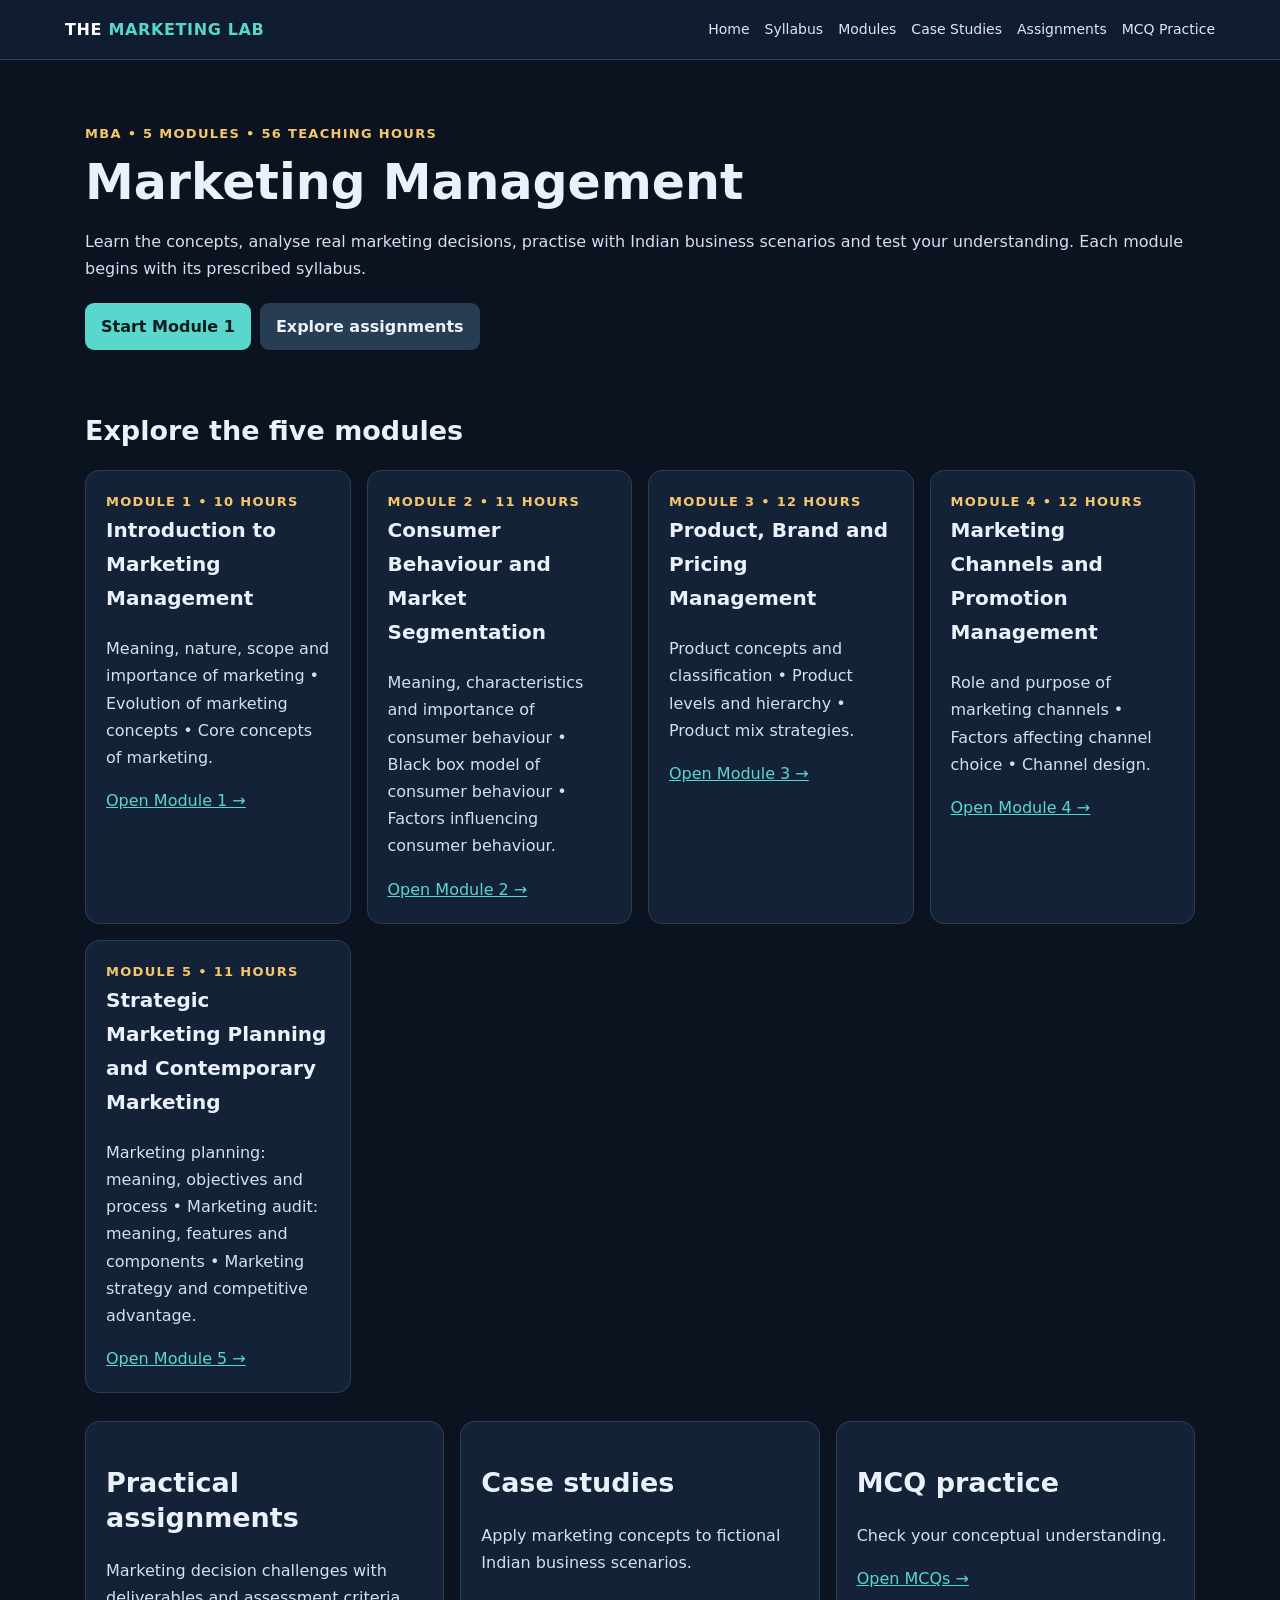
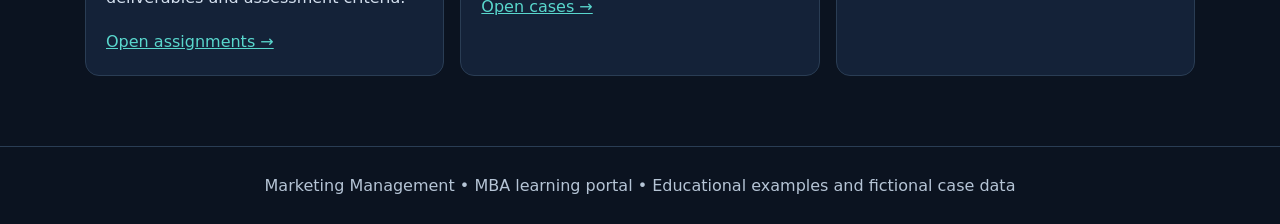
<file: index.html>
<!doctype html><html lang="en"><head><meta charset="utf-8"><meta name="viewport" content="width=device-width,initial-scale=1"><meta name="description" content="VTU MBA Marketing Management learning portal"><title>Marketing Management | Marketing Lab</title><link rel="stylesheet" href="assets/style.css"></head><body><header class="top"><a class="brand" href="index.html">THE <span>MARKETING LAB</span></a><nav class="nav"><a href="index.html">Home</a><a href="syllabus.html">Syllabus</a><a href="modules/module-1.html">Modules</a><a href="cases.html">Case Studies</a><a href="assignments.html">Assignments</a><a href="quizzes.html">MCQ Practice</a></nav></header><main class="wrap"><section class="hero"><div class="eyebrow">MBA • 5 modules • 56 teaching hours</div><h1>Marketing Management</h1><p>Learn the concepts, analyse real marketing decisions, practise with Indian business scenarios and test your understanding. Each module begins with its prescribed syllabus.</p><a class="btn" href="modules/module-1.html">Start Module 1</a><a class="btn secondary" href="assignments.html">Explore assignments</a></section><section><h2>Explore the five modules</h2><div class="grid"><article class="card"><div class="eyebrow">Module 1 • 10 hours</div><h3>Introduction to Marketing Management</h3><p>Meaning, nature, scope and importance of marketing • Evolution of marketing concepts • Core concepts of marketing.</p><a href="modules/module-1.html">Open Module 1 →</a></article><article class="card"><div class="eyebrow">Module 2 • 11 hours</div><h3>Consumer Behaviour and Market Segmentation</h3><p>Meaning, characteristics and importance of consumer behaviour • Black box model of consumer behaviour • Factors influencing consumer behaviour.</p><a href="modules/module-2.html">Open Module 2 →</a></article><article class="card"><div class="eyebrow">Module 3 • 12 hours</div><h3>Product, Brand and Pricing Management</h3><p>Product concepts and classification • Product levels and hierarchy • Product mix strategies.</p><a href="modules/module-3.html">Open Module 3 →</a></article><article class="card"><div class="eyebrow">Module 4 • 12 hours</div><h3>Marketing Channels and Promotion Management</h3><p>Role and purpose of marketing channels • Factors affecting channel choice • Channel design.</p><a href="modules/module-4.html">Open Module 4 →</a></article><article class="card"><div class="eyebrow">Module 5 • 11 hours</div><h3>Strategic Marketing Planning and Contemporary Marketing</h3><p>Marketing planning: meaning, objectives and process • Marketing audit: meaning, features and components • Marketing strategy and competitive advantage.</p><a href="modules/module-5.html">Open Module 5 →</a></article></div></section><section style="margin-top:28px" class="grid"><article class="card"><h2>Practical assignments</h2><p>Marketing decision challenges with deliverables and assessment criteria.</p><a href="assignments.html">Open assignments →</a></article><article class="card"><h2>Case studies</h2><p>Apply marketing concepts to fictional Indian business scenarios.</p><a href="cases.html">Open cases →</a></article><article class="card"><h2>MCQ practice</h2><p>Check your conceptual understanding.</p><a href="quizzes.html">Open MCQs →</a></article></section></main><footer>Marketing Management • MBA learning portal • Educational examples and fictional case data</footer></body></html>
</file>
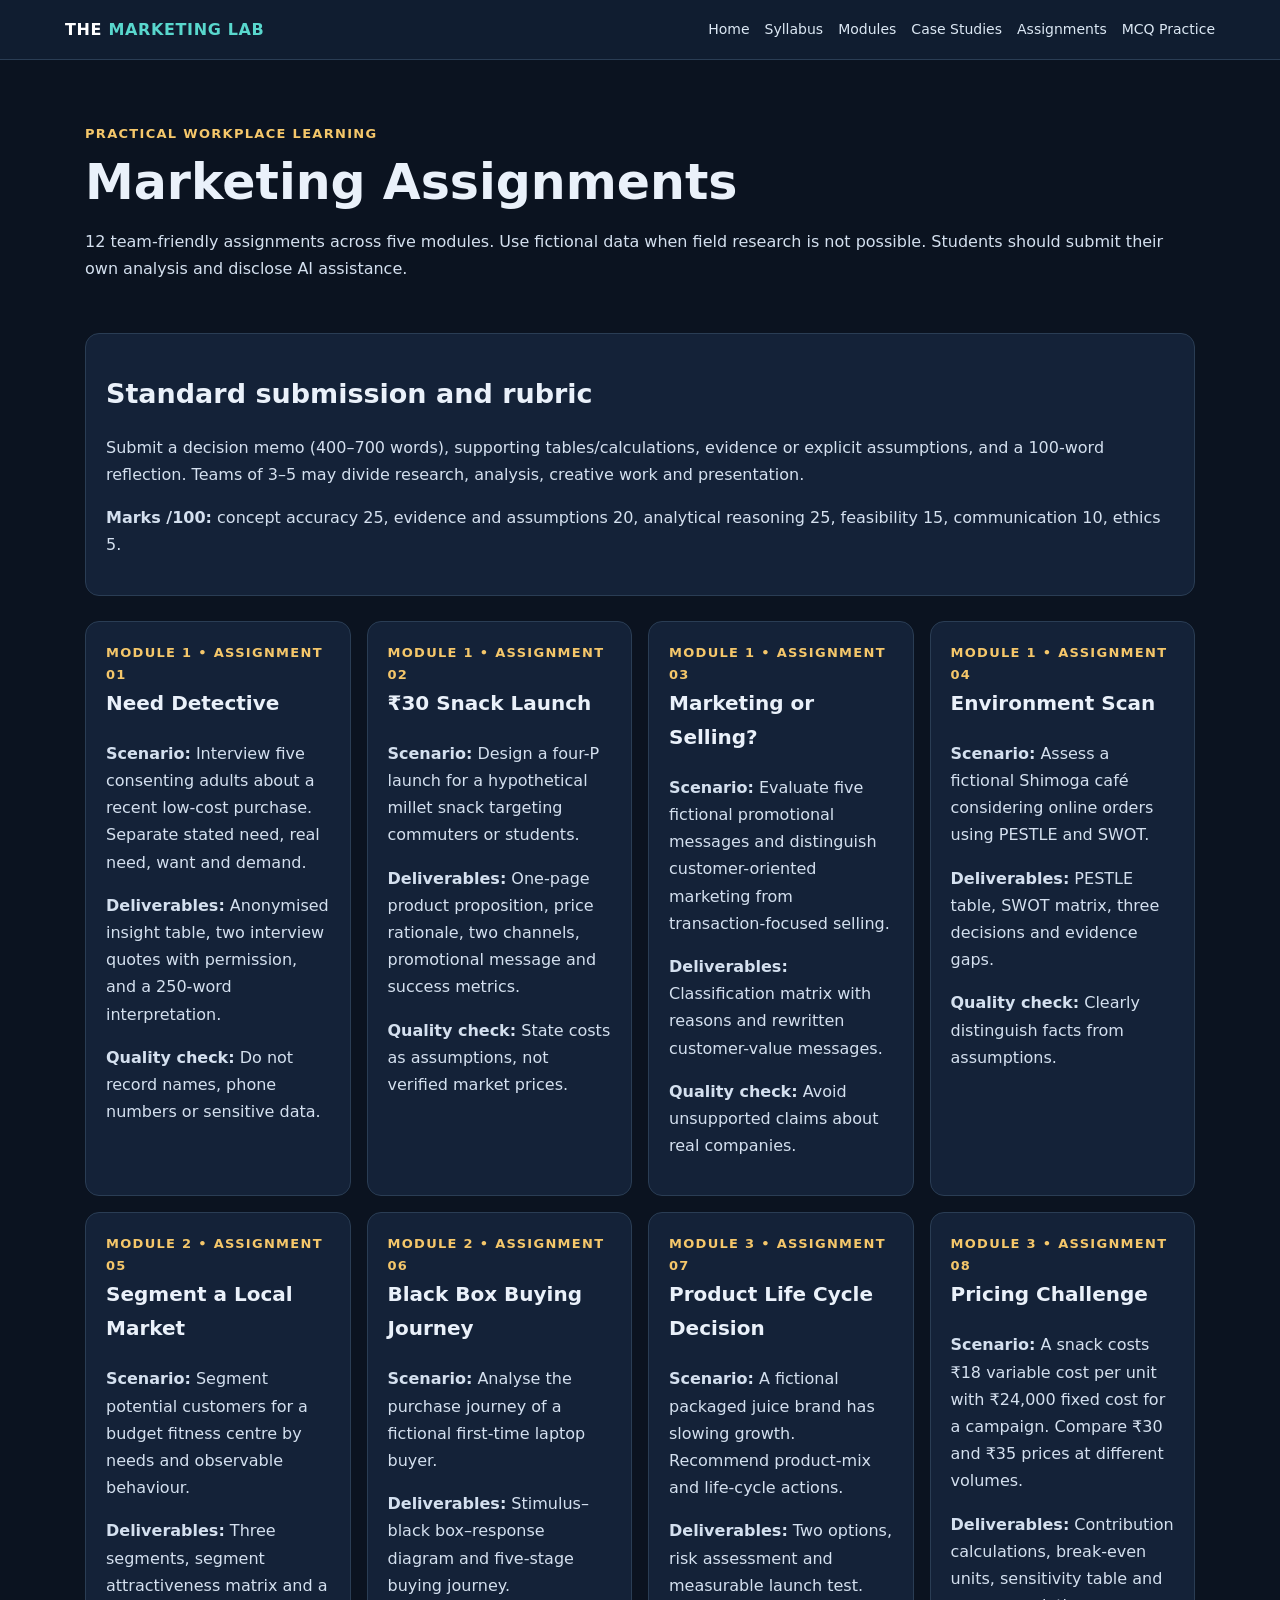
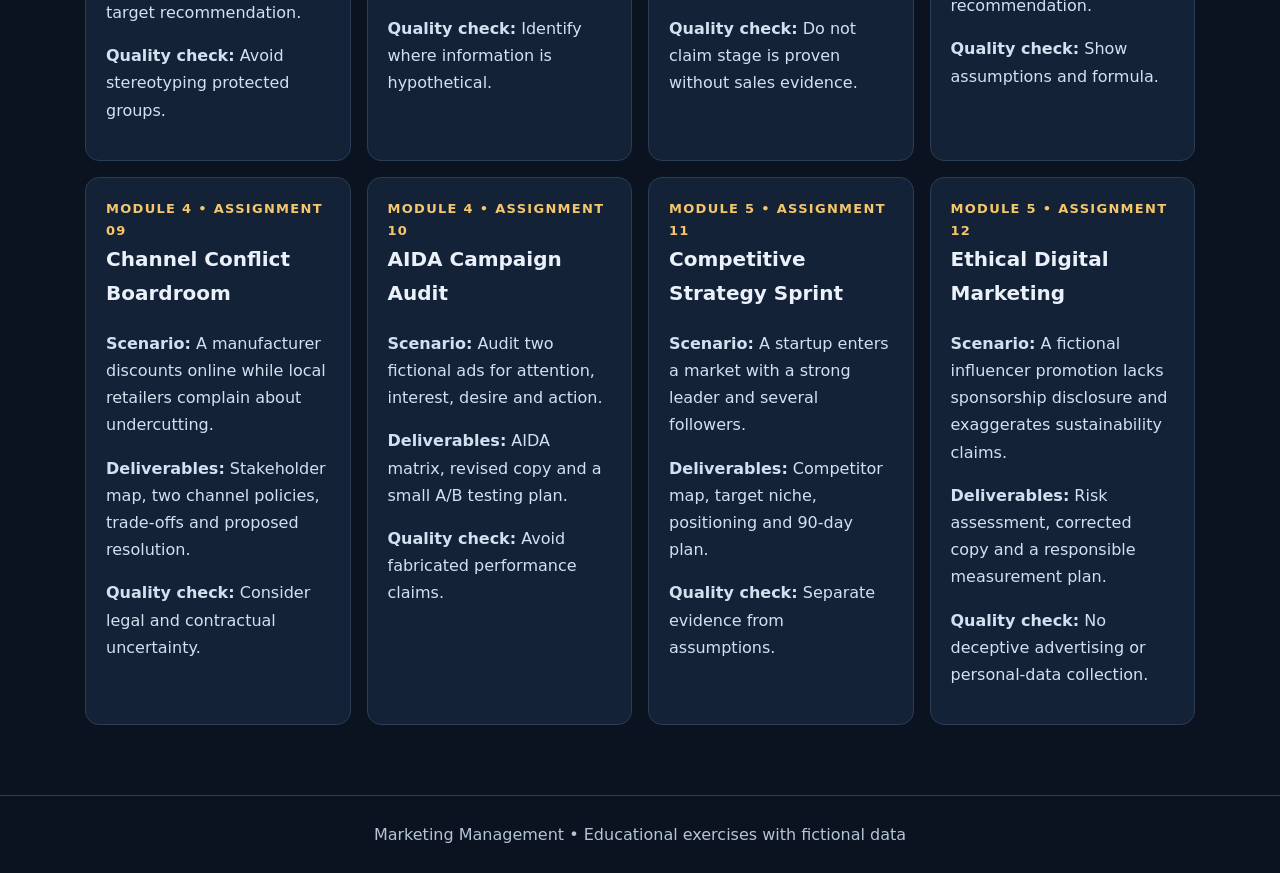
<file: assignments.html>
<!doctype html><html lang="en"><head><meta charset="utf-8"><meta name="viewport" content="width=device-width,initial-scale=1"><title>Practical assignments | Marketing Lab</title><link rel="stylesheet" href="assets/style.css"></head><body><header class="top"><a class="brand" href="index.html">THE <span>MARKETING LAB</span></a><nav class="nav"><a href="index.html">Home</a><a href="syllabus.html">Syllabus</a><a href="modules/module-1.html">Modules</a><a href="cases.html">Case Studies</a><a href="assignments.html">Assignments</a><a href="quizzes.html">MCQ Practice</a></nav></header><main class="wrap"><section class="hero"><div class="eyebrow">Practical workplace learning</div><h1>Marketing Assignments</h1><p>12 team-friendly assignments across five modules. Use fictional data when field research is not possible. Students should submit their own analysis and disclose AI assistance.</p></section><section class="notice"><h2>Standard submission and rubric</h2><p>Submit a decision memo (400–700 words), supporting tables/calculations, evidence or explicit assumptions, and a 100-word reflection. Teams of 3–5 may divide research, analysis, creative work and presentation.</p><p><b>Marks /100:</b> concept accuracy 25, evidence and assumptions 20, analytical reasoning 25, feasibility 15, communication 10, ethics 5.</p></section><div class="grid" style="margin-top:25px"><article class="card" id="a1"><div class="eyebrow">Module 1 • Assignment 01</div><h3>Need Detective</h3><p><b>Scenario:</b> Interview five consenting adults about a recent low-cost purchase. Separate stated need, real need, want and demand.</p><p><b>Deliverables:</b> Anonymised insight table, two interview quotes with permission, and a 250-word interpretation.</p><p><b>Quality check:</b> Do not record names, phone numbers or sensitive data.</p></article><article class="card" id="a2"><div class="eyebrow">Module 1 • Assignment 02</div><h3>₹30 Snack Launch</h3><p><b>Scenario:</b> Design a four-P launch for a hypothetical millet snack targeting commuters or students.</p><p><b>Deliverables:</b> One-page product proposition, price rationale, two channels, promotional message and success metrics.</p><p><b>Quality check:</b> State costs as assumptions, not verified market prices.</p></article><article class="card" id="a3"><div class="eyebrow">Module 1 • Assignment 03</div><h3>Marketing or Selling?</h3><p><b>Scenario:</b> Evaluate five fictional promotional messages and distinguish customer-oriented marketing from transaction-focused selling.</p><p><b>Deliverables:</b> Classification matrix with reasons and rewritten customer-value messages.</p><p><b>Quality check:</b> Avoid unsupported claims about real companies.</p></article><article class="card" id="a4"><div class="eyebrow">Module 1 • Assignment 04</div><h3>Environment Scan</h3><p><b>Scenario:</b> Assess a fictional Shimoga café considering online orders using PESTLE and SWOT.</p><p><b>Deliverables:</b> PESTLE table, SWOT matrix, three decisions and evidence gaps.</p><p><b>Quality check:</b> Clearly distinguish facts from assumptions.</p></article><article class="card" id="a5"><div class="eyebrow">Module 2 • Assignment 05</div><h3>Segment a Local Market</h3><p><b>Scenario:</b> Segment potential customers for a budget fitness centre by needs and observable behaviour.</p><p><b>Deliverables:</b> Three segments, segment attractiveness matrix and a target recommendation.</p><p><b>Quality check:</b> Avoid stereotyping protected groups.</p></article><article class="card" id="a6"><div class="eyebrow">Module 2 • Assignment 06</div><h3>Black Box Buying Journey</h3><p><b>Scenario:</b> Analyse the purchase journey of a fictional first-time laptop buyer.</p><p><b>Deliverables:</b> Stimulus–black box–response diagram and five-stage buying journey.</p><p><b>Quality check:</b> Identify where information is hypothetical.</p></article><article class="card" id="a7"><div class="eyebrow">Module 3 • Assignment 07</div><h3>Product Life Cycle Decision</h3><p><b>Scenario:</b> A fictional packaged juice brand has slowing growth. Recommend product-mix and life-cycle actions.</p><p><b>Deliverables:</b> Two options, risk assessment and measurable launch test.</p><p><b>Quality check:</b> Do not claim stage is proven without sales evidence.</p></article><article class="card" id="a8"><div class="eyebrow">Module 3 • Assignment 08</div><h3>Pricing Challenge</h3><p><b>Scenario:</b> A snack costs ₹18 variable cost per unit with ₹24,000 fixed cost for a campaign. Compare ₹30 and ₹35 prices at different volumes.</p><p><b>Deliverables:</b> Contribution calculations, break-even units, sensitivity table and recommendation.</p><p><b>Quality check:</b> Show assumptions and formula.</p></article><article class="card" id="a9"><div class="eyebrow">Module 4 • Assignment 09</div><h3>Channel Conflict Boardroom</h3><p><b>Scenario:</b> A manufacturer discounts online while local retailers complain about undercutting.</p><p><b>Deliverables:</b> Stakeholder map, two channel policies, trade-offs and proposed resolution.</p><p><b>Quality check:</b> Consider legal and contractual uncertainty.</p></article><article class="card" id="a10"><div class="eyebrow">Module 4 • Assignment 10</div><h3>AIDA Campaign Audit</h3><p><b>Scenario:</b> Audit two fictional ads for attention, interest, desire and action.</p><p><b>Deliverables:</b> AIDA matrix, revised copy and a small A/B testing plan.</p><p><b>Quality check:</b> Avoid fabricated performance claims.</p></article><article class="card" id="a11"><div class="eyebrow">Module 5 • Assignment 11</div><h3>Competitive Strategy Sprint</h3><p><b>Scenario:</b> A startup enters a market with a strong leader and several followers.</p><p><b>Deliverables:</b> Competitor map, target niche, positioning and 90-day plan.</p><p><b>Quality check:</b> Separate evidence from assumptions.</p></article><article class="card" id="a12"><div class="eyebrow">Module 5 • Assignment 12</div><h3>Ethical Digital Marketing</h3><p><b>Scenario:</b> A fictional influencer promotion lacks sponsorship disclosure and exaggerates sustainability claims.</p><p><b>Deliverables:</b> Risk assessment, corrected copy and a responsible measurement plan.</p><p><b>Quality check:</b> No deceptive advertising or personal-data collection.</p></article></div></main><footer>Marketing Management • Educational exercises with fictional data</footer></body></html>
</file>
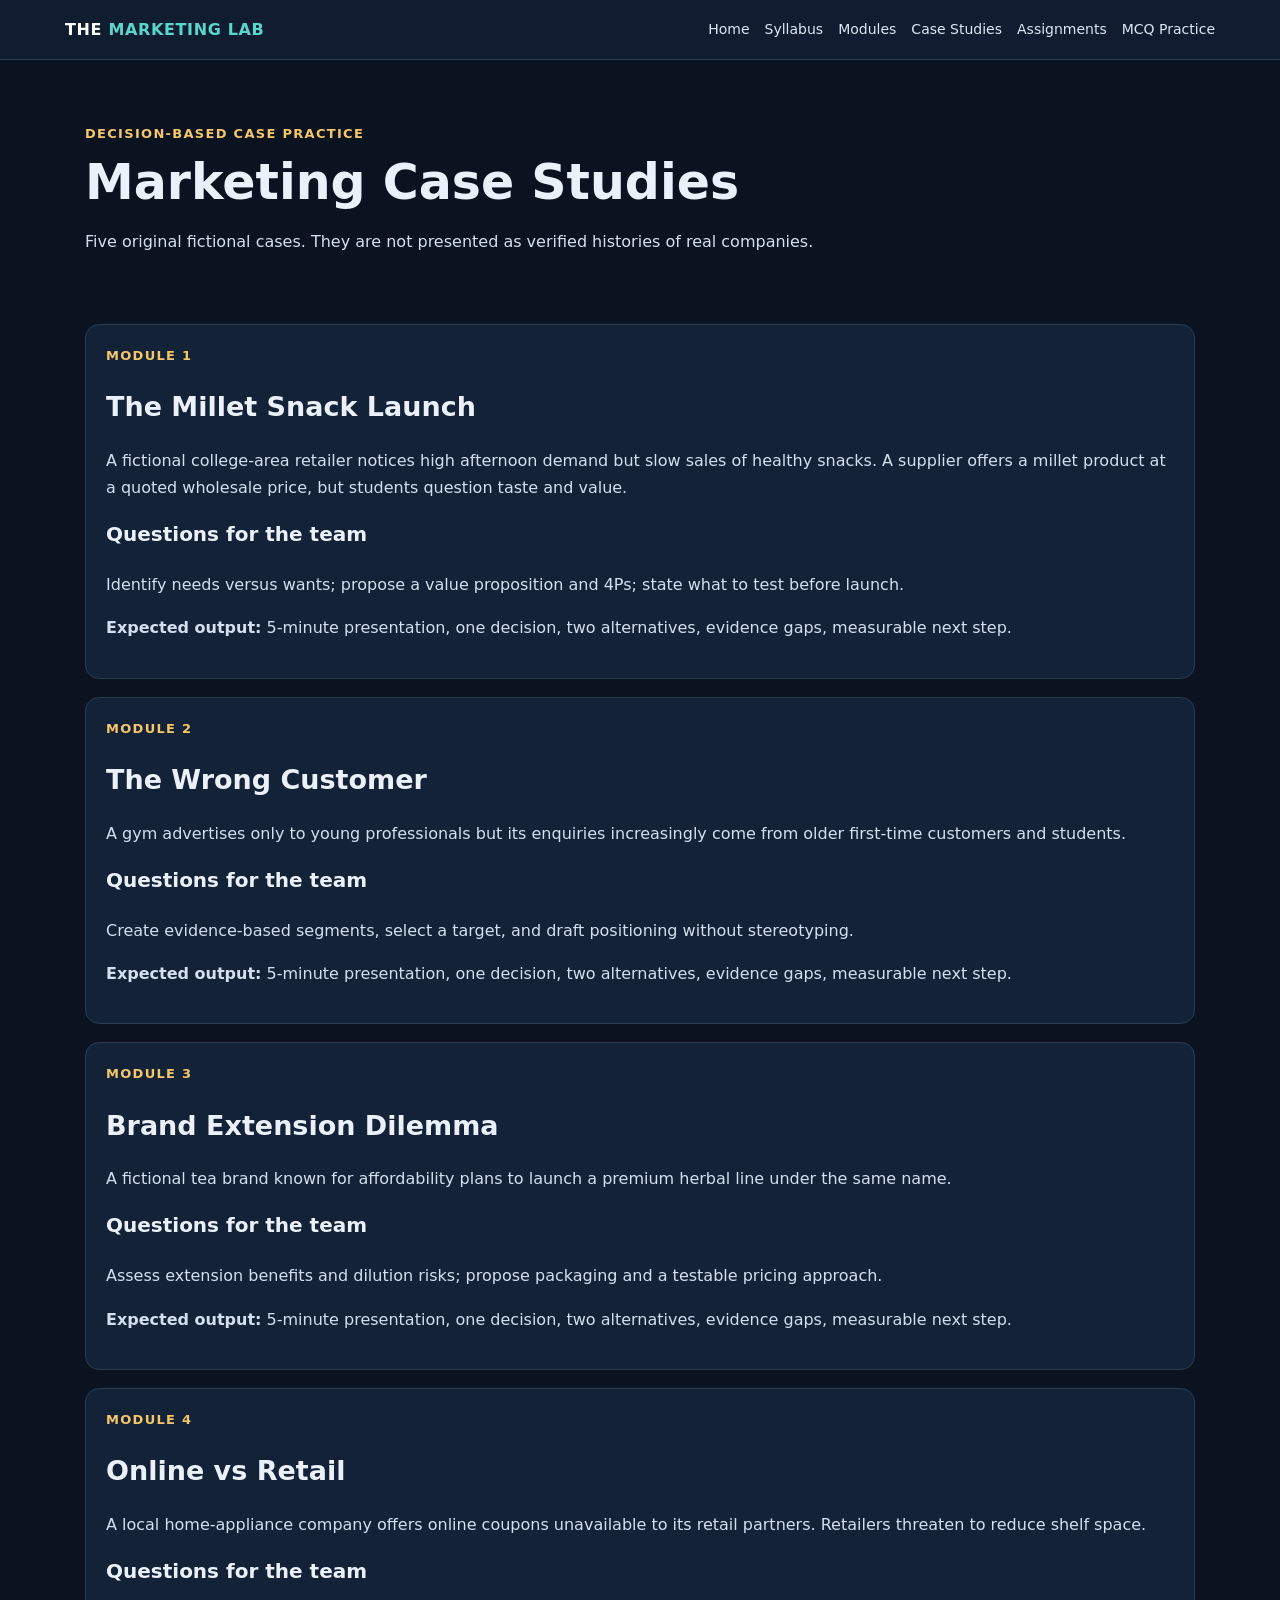
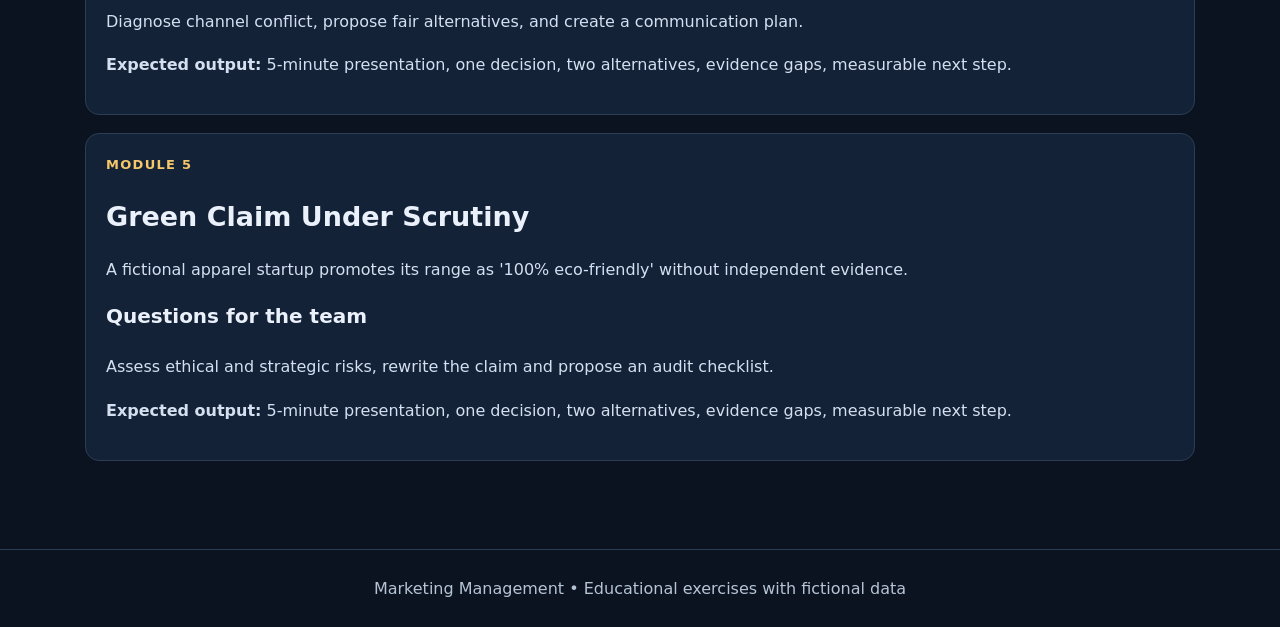
<file: cases.html>
<!doctype html><html lang="en"><head><meta charset="utf-8"><meta name="viewport" content="width=device-width,initial-scale=1"><title>Case studies | Marketing Lab</title><link rel="stylesheet" href="assets/style.css"></head><body><header class="top"><a class="brand" href="index.html">THE <span>MARKETING LAB</span></a><nav class="nav"><a href="index.html">Home</a><a href="syllabus.html">Syllabus</a><a href="modules/module-1.html">Modules</a><a href="cases.html">Case Studies</a><a href="assignments.html">Assignments</a><a href="quizzes.html">MCQ Practice</a></nav></header><main class="wrap"><section class="hero"><div class="eyebrow">Decision-based case practice</div><h1>Marketing Case Studies</h1><p>Five original fictional cases. They are not presented as verified histories of real companies.</p></section><section class="card" style="margin:18px 0" id="case-1"><div class="eyebrow">Module 1</div><h2>The Millet Snack Launch</h2><p>A fictional college-area retailer notices high afternoon demand but slow sales of healthy snacks. A supplier offers a millet product at a quoted wholesale price, but students question taste and value.</p><h3>Questions for the team</h3><p>Identify needs versus wants; propose a value proposition and 4Ps; state what to test before launch.</p><p><b>Expected output:</b> 5-minute presentation, one decision, two alternatives, evidence gaps, measurable next step.</p></section><section class="card" style="margin:18px 0" id="case-2"><div class="eyebrow">Module 2</div><h2>The Wrong Customer</h2><p>A gym advertises only to young professionals but its enquiries increasingly come from older first-time customers and students.</p><h3>Questions for the team</h3><p>Create evidence-based segments, select a target, and draft positioning without stereotyping.</p><p><b>Expected output:</b> 5-minute presentation, one decision, two alternatives, evidence gaps, measurable next step.</p></section><section class="card" style="margin:18px 0" id="case-3"><div class="eyebrow">Module 3</div><h2>Brand Extension Dilemma</h2><p>A fictional tea brand known for affordability plans to launch a premium herbal line under the same name.</p><h3>Questions for the team</h3><p>Assess extension benefits and dilution risks; propose packaging and a testable pricing approach.</p><p><b>Expected output:</b> 5-minute presentation, one decision, two alternatives, evidence gaps, measurable next step.</p></section><section class="card" style="margin:18px 0" id="case-4"><div class="eyebrow">Module 4</div><h2>Online vs Retail</h2><p>A local home-appliance company offers online coupons unavailable to its retail partners. Retailers threaten to reduce shelf space.</p><h3>Questions for the team</h3><p>Diagnose channel conflict, propose fair alternatives, and create a communication plan.</p><p><b>Expected output:</b> 5-minute presentation, one decision, two alternatives, evidence gaps, measurable next step.</p></section><section class="card" style="margin:18px 0" id="case-5"><div class="eyebrow">Module 5</div><h2>Green Claim Under Scrutiny</h2><p>A fictional apparel startup promotes its range as '100% eco-friendly' without independent evidence.</p><h3>Questions for the team</h3><p>Assess ethical and strategic risks, rewrite the claim and propose an audit checklist.</p><p><b>Expected output:</b> 5-minute presentation, one decision, two alternatives, evidence gaps, measurable next step.</p></section></main><footer>Marketing Management • Educational exercises with fictional data</footer></body></html>
</file>
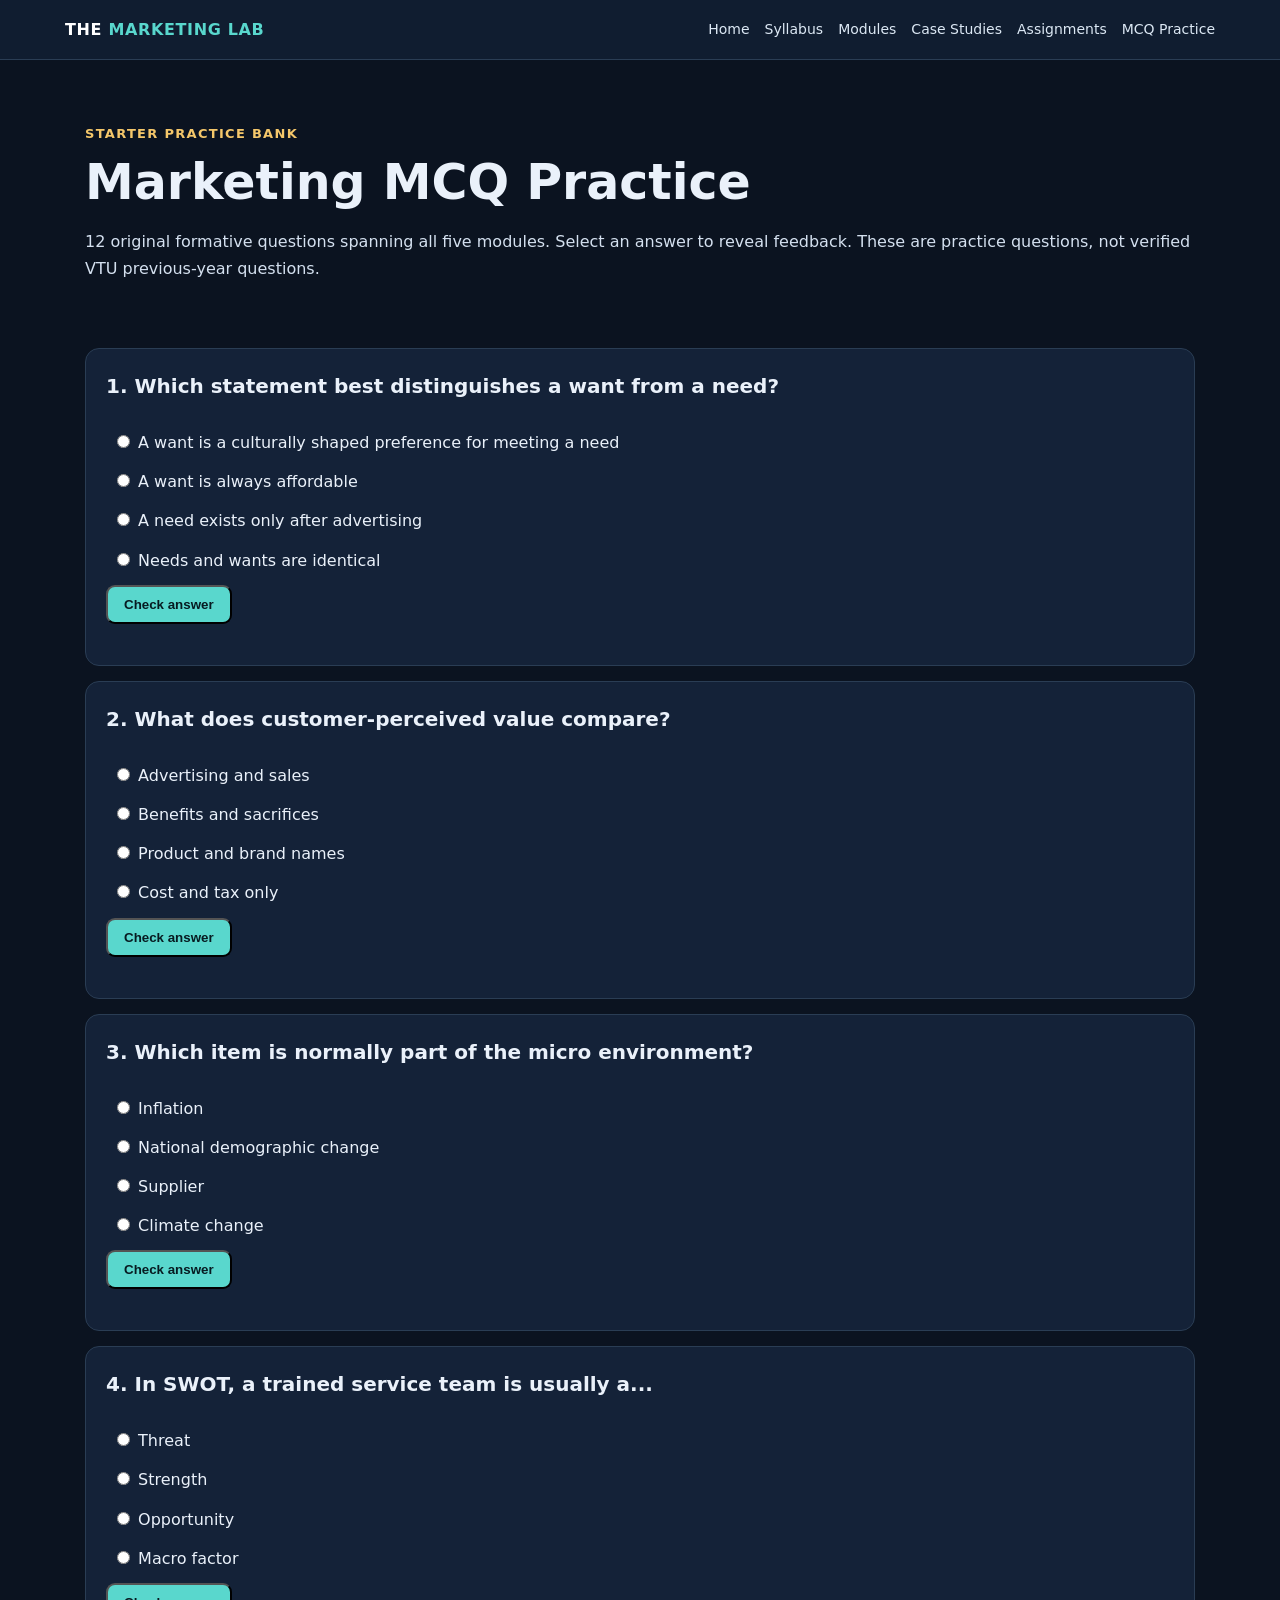
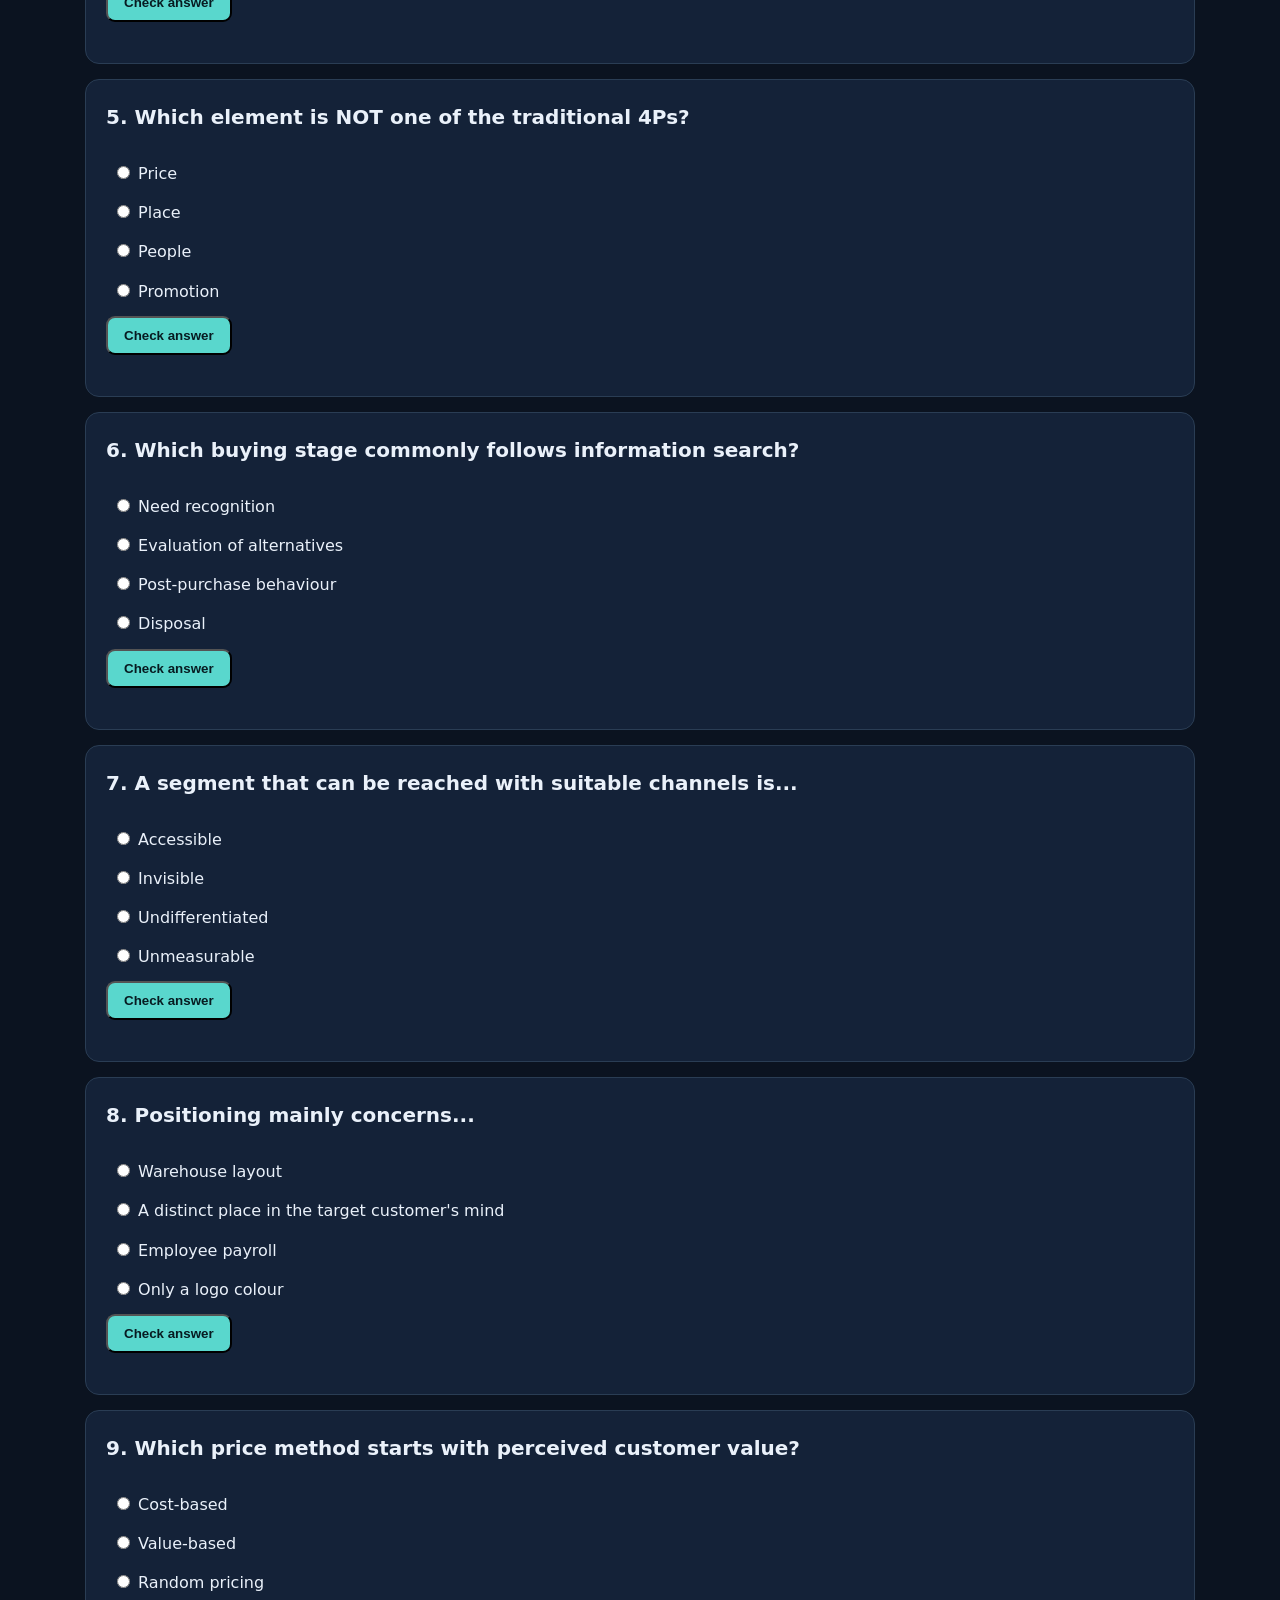
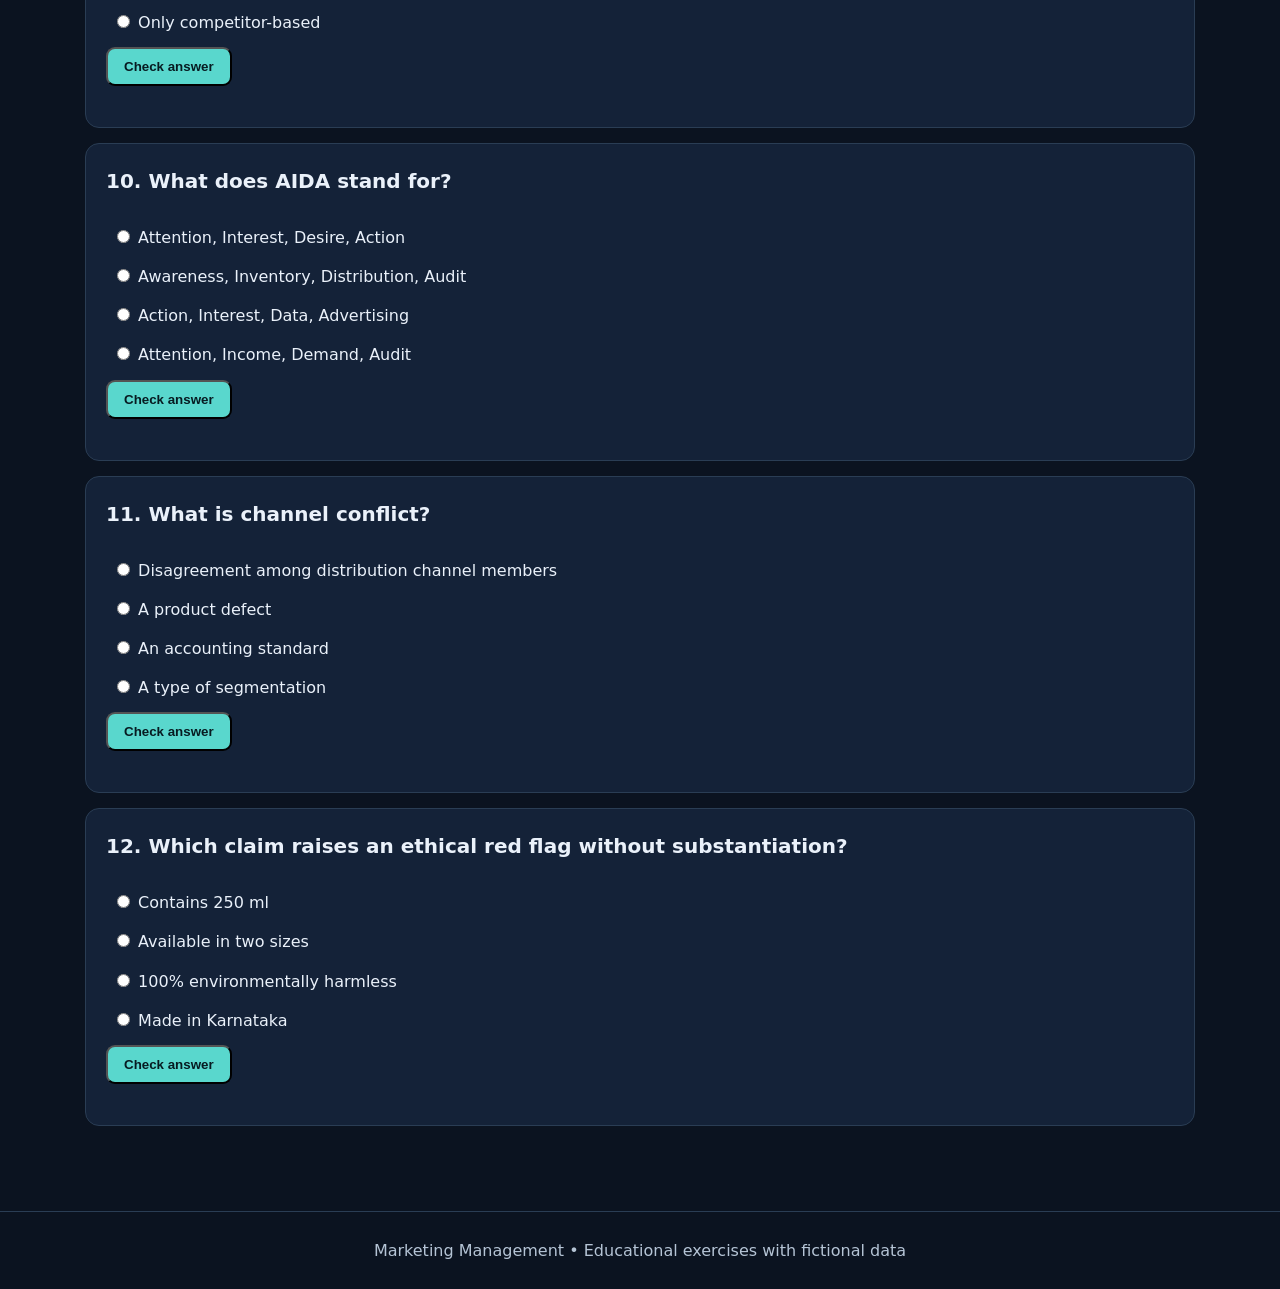
<file: quizzes.html>
<!doctype html><html lang="en"><head><meta charset="utf-8"><meta name="viewport" content="width=device-width,initial-scale=1"><title>MCQ practice | Marketing Lab</title><link rel="stylesheet" href="assets/style.css"></head><body><header class="top"><a class="brand" href="index.html">THE <span>MARKETING LAB</span></a><nav class="nav"><a href="index.html">Home</a><a href="syllabus.html">Syllabus</a><a href="modules/module-1.html">Modules</a><a href="cases.html">Case Studies</a><a href="assignments.html">Assignments</a><a href="quizzes.html">MCQ Practice</a></nav></header><main class="wrap"><section class="hero"><div class="eyebrow">Starter practice bank</div><h1>Marketing MCQ Practice</h1><p>12 original formative questions spanning all five modules. Select an answer to reveal feedback. These are practice questions, not verified VTU previous-year questions.</p></section><section class="card" style="margin:15px 0"><h3>1. Which statement best distinguishes a want from a need?</h3><label style="display:block;padding:6px"><input type="radio" name="q0" value="0"> A want is a culturally shaped preference for meeting a need</label><label style="display:block;padding:6px"><input type="radio" name="q0" value="1"> A want is always affordable</label><label style="display:block;padding:6px"><input type="radio" name="q0" value="2"> A need exists only after advertising</label><label style="display:block;padding:6px"><input type="radio" name="q0" value="3"> Needs and wants are identical</label><button type="button" class="btn" onclick="let v=document.querySelector('input[name=q0]:checked');document.getElementById('f0').textContent=v?((+v.value===0?'Correct. ':'Not quite. ')+'Needs are underlying states; wants reflect preferred ways of meeting them.'):'Choose an option first.'">Check answer</button><p id="f0" aria-live="polite"></p></section><section class="card" style="margin:15px 0"><h3>2. What does customer-perceived value compare?</h3><label style="display:block;padding:6px"><input type="radio" name="q1" value="0"> Advertising and sales</label><label style="display:block;padding:6px"><input type="radio" name="q1" value="1"> Benefits and sacrifices</label><label style="display:block;padding:6px"><input type="radio" name="q1" value="2"> Product and brand names</label><label style="display:block;padding:6px"><input type="radio" name="q1" value="3"> Cost and tax only</label><button type="button" class="btn" onclick="let v=document.querySelector('input[name=q1]:checked');document.getElementById('f1').textContent=v?((+v.value===1?'Correct. ':'Not quite. ')+'Perceived value reflects benefits relative to costs and other sacrifices.'):'Choose an option first.'">Check answer</button><p id="f1" aria-live="polite"></p></section><section class="card" style="margin:15px 0"><h3>3. Which item is normally part of the micro environment?</h3><label style="display:block;padding:6px"><input type="radio" name="q2" value="0"> Inflation</label><label style="display:block;padding:6px"><input type="radio" name="q2" value="1"> National demographic change</label><label style="display:block;padding:6px"><input type="radio" name="q2" value="2"> Supplier</label><label style="display:block;padding:6px"><input type="radio" name="q2" value="3"> Climate change</label><button type="button" class="btn" onclick="let v=document.querySelector('input[name=q2]:checked');document.getElementById('f2').textContent=v?((+v.value===2?'Correct. ':'Not quite. ')+'Suppliers are actors close to the organisation.'):'Choose an option first.'">Check answer</button><p id="f2" aria-live="polite"></p></section><section class="card" style="margin:15px 0"><h3>4. In SWOT, a trained service team is usually a...</h3><label style="display:block;padding:6px"><input type="radio" name="q3" value="0"> Threat</label><label style="display:block;padding:6px"><input type="radio" name="q3" value="1"> Strength</label><label style="display:block;padding:6px"><input type="radio" name="q3" value="2"> Opportunity</label><label style="display:block;padding:6px"><input type="radio" name="q3" value="3"> Macro factor</label><button type="button" class="btn" onclick="let v=document.querySelector('input[name=q3]:checked');document.getElementById('f3').textContent=v?((+v.value===1?'Correct. ':'Not quite. ')+'Internal capabilities are strengths.'):'Choose an option first.'">Check answer</button><p id="f3" aria-live="polite"></p></section><section class="card" style="margin:15px 0"><h3>5. Which element is NOT one of the traditional 4Ps?</h3><label style="display:block;padding:6px"><input type="radio" name="q4" value="0"> Price</label><label style="display:block;padding:6px"><input type="radio" name="q4" value="1"> Place</label><label style="display:block;padding:6px"><input type="radio" name="q4" value="2"> People</label><label style="display:block;padding:6px"><input type="radio" name="q4" value="3"> Promotion</label><button type="button" class="btn" onclick="let v=document.querySelector('input[name=q4]:checked');document.getElementById('f4').textContent=v?((+v.value===2?'Correct. ':'Not quite. ')+'People is commonly part of the extended 7Ps for services.'):'Choose an option first.'">Check answer</button><p id="f4" aria-live="polite"></p></section><section class="card" style="margin:15px 0"><h3>6. Which buying stage commonly follows information search?</h3><label style="display:block;padding:6px"><input type="radio" name="q5" value="0"> Need recognition</label><label style="display:block;padding:6px"><input type="radio" name="q5" value="1"> Evaluation of alternatives</label><label style="display:block;padding:6px"><input type="radio" name="q5" value="2"> Post-purchase behaviour</label><label style="display:block;padding:6px"><input type="radio" name="q5" value="3"> Disposal</label><button type="button" class="btn" onclick="let v=document.querySelector('input[name=q5]:checked');document.getElementById('f5').textContent=v?((+v.value===1?'Correct. ':'Not quite. ')+'The common consumer buying model proceeds from information search to evaluating alternatives.'):'Choose an option first.'">Check answer</button><p id="f5" aria-live="polite"></p></section><section class="card" style="margin:15px 0"><h3>7. A segment that can be reached with suitable channels is...</h3><label style="display:block;padding:6px"><input type="radio" name="q6" value="0"> Accessible</label><label style="display:block;padding:6px"><input type="radio" name="q6" value="1"> Invisible</label><label style="display:block;padding:6px"><input type="radio" name="q6" value="2"> Undifferentiated</label><label style="display:block;padding:6px"><input type="radio" name="q6" value="3"> Unmeasurable</label><button type="button" class="btn" onclick="let v=document.querySelector('input[name=q6]:checked');document.getElementById('f6').textContent=v?((+v.value===0?'Correct. ':'Not quite. ')+'Accessibility is a key segmentation criterion.'):'Choose an option first.'">Check answer</button><p id="f6" aria-live="polite"></p></section><section class="card" style="margin:15px 0"><h3>8. Positioning mainly concerns...</h3><label style="display:block;padding:6px"><input type="radio" name="q7" value="0"> Warehouse layout</label><label style="display:block;padding:6px"><input type="radio" name="q7" value="1"> A distinct place in the target customer's mind</label><label style="display:block;padding:6px"><input type="radio" name="q7" value="2"> Employee payroll</label><label style="display:block;padding:6px"><input type="radio" name="q7" value="3"> Only a logo colour</label><button type="button" class="btn" onclick="let v=document.querySelector('input[name=q7]:checked');document.getElementById('f7').textContent=v?((+v.value===1?'Correct. ':'Not quite. ')+'Positioning is the desired customer perception relative to alternatives.'):'Choose an option first.'">Check answer</button><p id="f7" aria-live="polite"></p></section><section class="card" style="margin:15px 0"><h3>9. Which price method starts with perceived customer value?</h3><label style="display:block;padding:6px"><input type="radio" name="q8" value="0"> Cost-based</label><label style="display:block;padding:6px"><input type="radio" name="q8" value="1"> Value-based</label><label style="display:block;padding:6px"><input type="radio" name="q8" value="2"> Random pricing</label><label style="display:block;padding:6px"><input type="radio" name="q8" value="3"> Only competitor-based</label><button type="button" class="btn" onclick="let v=document.querySelector('input[name=q8]:checked');document.getElementById('f8').textContent=v?((+v.value===1?'Correct. ':'Not quite. ')+'Value-based pricing begins with customer-perceived benefits and willingness to pay.'):'Choose an option first.'">Check answer</button><p id="f8" aria-live="polite"></p></section><section class="card" style="margin:15px 0"><h3>10. What does AIDA stand for?</h3><label style="display:block;padding:6px"><input type="radio" name="q9" value="0"> Attention, Interest, Desire, Action</label><label style="display:block;padding:6px"><input type="radio" name="q9" value="1"> Awareness, Inventory, Distribution, Audit</label><label style="display:block;padding:6px"><input type="radio" name="q9" value="2"> Action, Interest, Data, Advertising</label><label style="display:block;padding:6px"><input type="radio" name="q9" value="3"> Attention, Income, Demand, Audit</label><button type="button" class="btn" onclick="let v=document.querySelector('input[name=q9]:checked');document.getElementById('f9').textContent=v?((+v.value===0?'Correct. ':'Not quite. ')+'AIDA models a sequence of communication responses.'):'Choose an option first.'">Check answer</button><p id="f9" aria-live="polite"></p></section><section class="card" style="margin:15px 0"><h3>11. What is channel conflict?</h3><label style="display:block;padding:6px"><input type="radio" name="q10" value="0"> Disagreement among distribution channel members</label><label style="display:block;padding:6px"><input type="radio" name="q10" value="1"> A product defect</label><label style="display:block;padding:6px"><input type="radio" name="q10" value="2"> An accounting standard</label><label style="display:block;padding:6px"><input type="radio" name="q10" value="3"> A type of segmentation</label><button type="button" class="btn" onclick="let v=document.querySelector('input[name=q10]:checked');document.getElementById('f10').textContent=v?((+v.value===0?'Correct. ':'Not quite. ')+'Conflict arises when channel members\' goals or actions clash.'):'Choose an option first.'">Check answer</button><p id="f10" aria-live="polite"></p></section><section class="card" style="margin:15px 0"><h3>12. Which claim raises an ethical red flag without substantiation?</h3><label style="display:block;padding:6px"><input type="radio" name="q11" value="0"> Contains 250 ml</label><label style="display:block;padding:6px"><input type="radio" name="q11" value="1"> Available in two sizes</label><label style="display:block;padding:6px"><input type="radio" name="q11" value="2"> 100% environmentally harmless</label><label style="display:block;padding:6px"><input type="radio" name="q11" value="3"> Made in Karnataka</label><button type="button" class="btn" onclick="let v=document.querySelector('input[name=q11]:checked');document.getElementById('f11').textContent=v?((+v.value===2?'Correct. ':'Not quite. ')+'Absolute environmental claims require robust evidence and may mislead.'):'Choose an option first.'">Check answer</button><p id="f11" aria-live="polite"></p></section></main><footer>Marketing Management • Educational exercises with fictional data</footer></body></html>
</file>
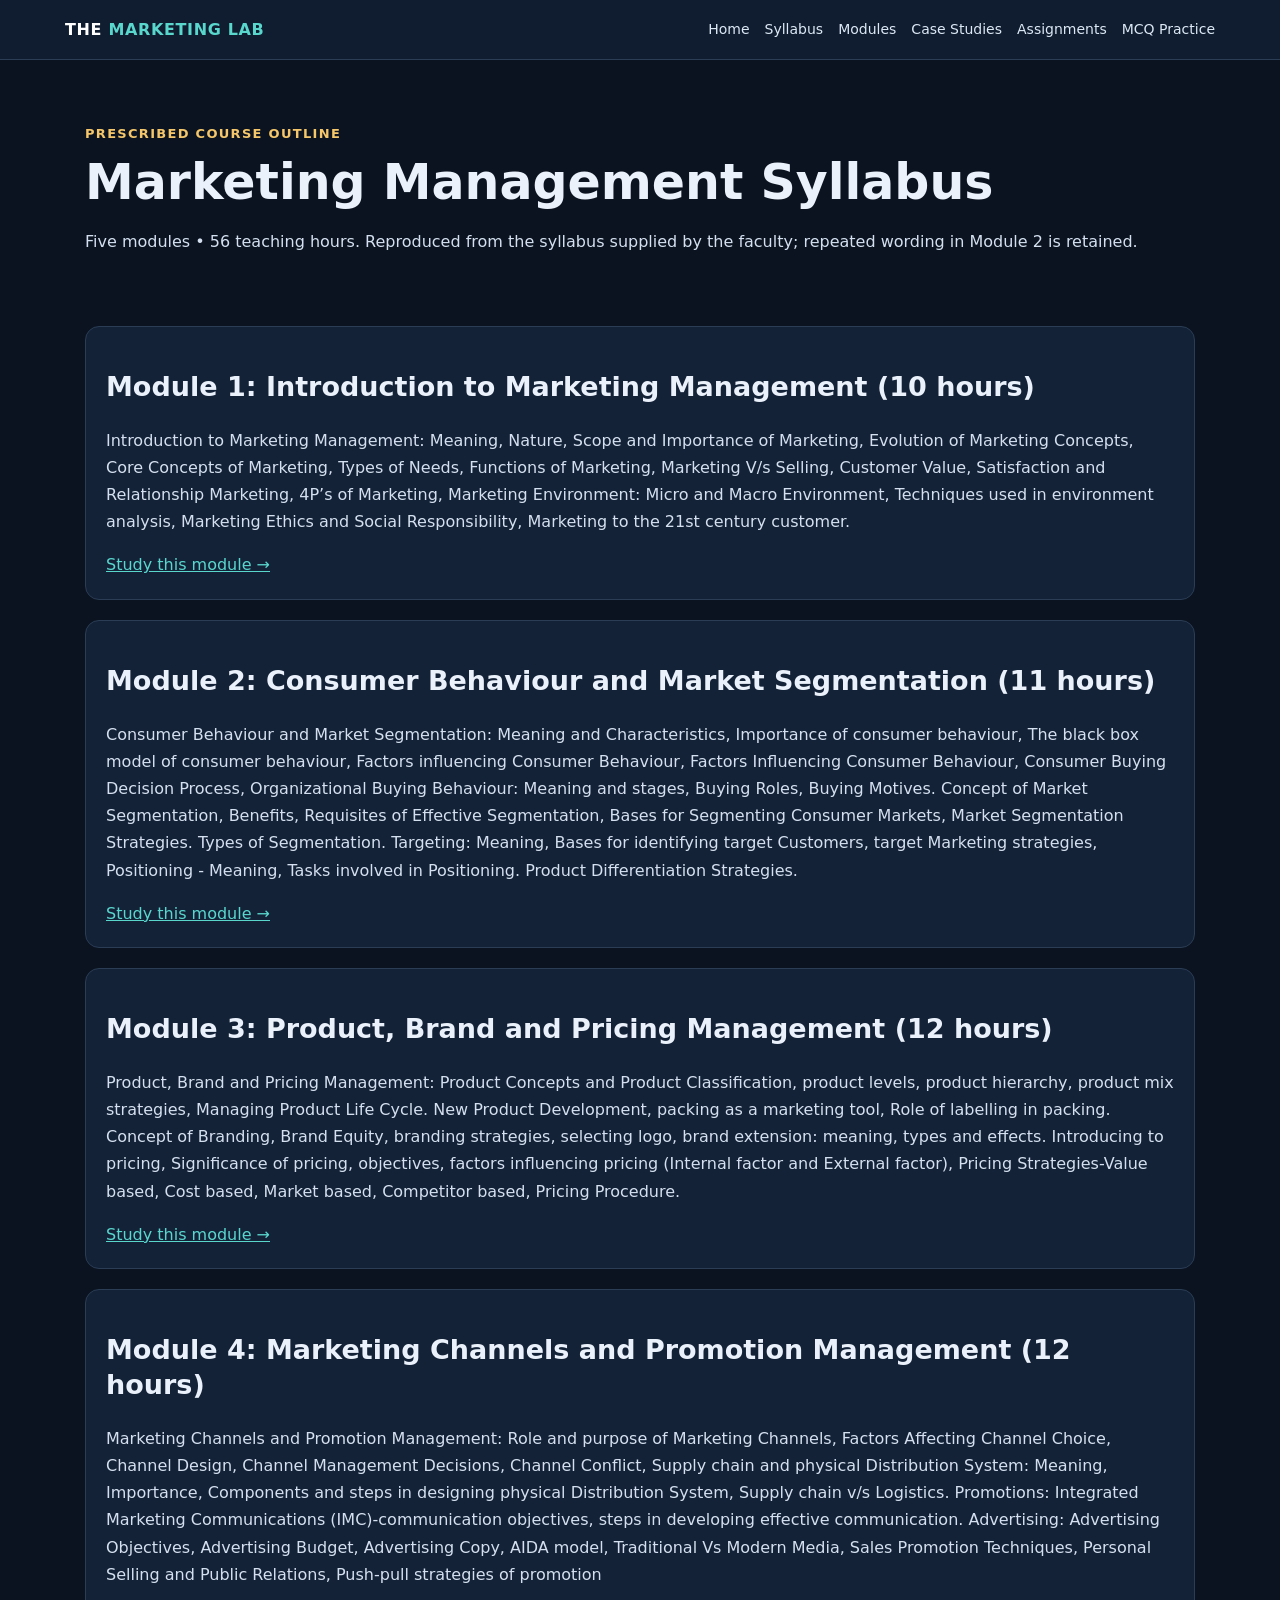
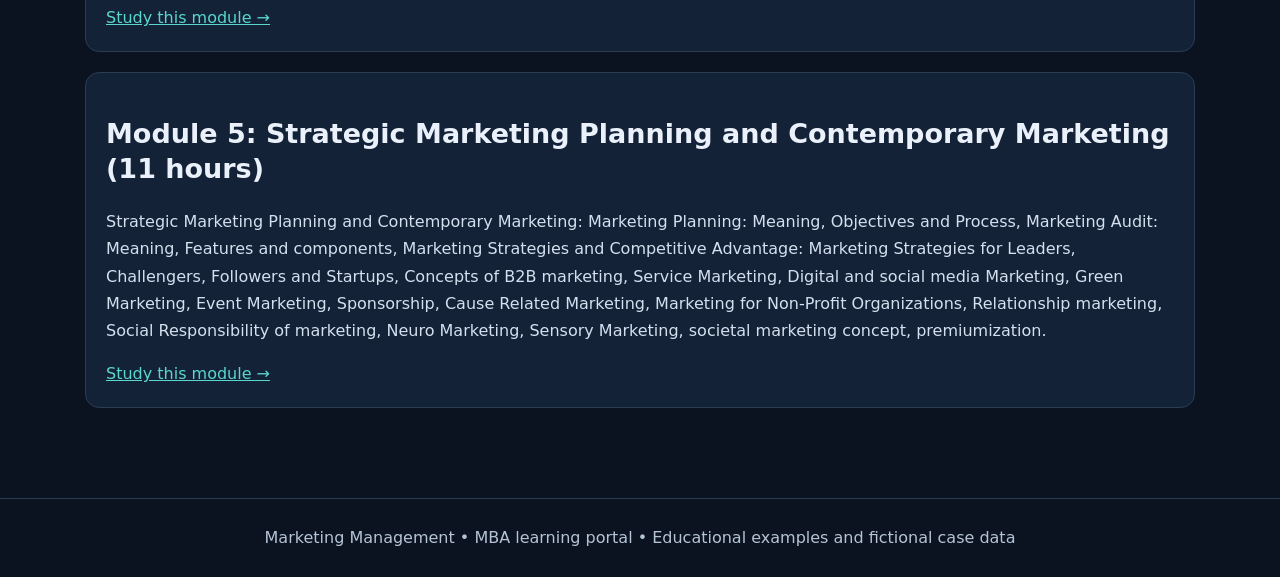
<file: syllabus.html>
<!doctype html><html lang="en"><head><meta charset="utf-8"><meta name="viewport" content="width=device-width,initial-scale=1"><meta name="description" content="VTU MBA Marketing Management learning portal"><title>Complete syllabus | Marketing Lab</title><link rel="stylesheet" href="assets/style.css"></head><body><header class="top"><a class="brand" href="index.html">THE <span>MARKETING LAB</span></a><nav class="nav"><a href="index.html">Home</a><a href="syllabus.html">Syllabus</a><a href="modules/module-1.html">Modules</a><a href="cases.html">Case Studies</a><a href="assignments.html">Assignments</a><a href="quizzes.html">MCQ Practice</a></nav></header><main class="wrap"><section class="hero"><div class="eyebrow">Prescribed course outline</div><h1>Marketing Management Syllabus</h1><p>Five modules • 56 teaching hours. Reproduced from the syllabus supplied by the faculty; repeated wording in Module 2 is retained.</p></section><section class="card" id="module-1" style="margin:20px 0"><h2>Module 1: Introduction to Marketing Management (10 hours)</h2><p>Introduction to Marketing Management: Meaning, Nature, Scope and Importance of Marketing, Evolution of Marketing Concepts, Core Concepts of Marketing, Types of Needs, Functions of Marketing, Marketing V/s Selling, Customer Value, Satisfaction and Relationship Marketing, 4P’s of Marketing, Marketing Environment: Micro and Macro Environment, Techniques used in environment analysis, Marketing Ethics and Social Responsibility, Marketing to the 21st century customer.</p><a href="modules/module-1.html">Study this module →</a></section><section class="card" id="module-2" style="margin:20px 0"><h2>Module 2: Consumer Behaviour and Market Segmentation (11 hours)</h2><p>Consumer Behaviour and Market Segmentation: Meaning and Characteristics, Importance of consumer behaviour, The black box model of consumer behaviour, Factors influencing Consumer Behaviour, Factors Influencing Consumer Behaviour, Consumer Buying Decision Process, Organizational Buying Behaviour: Meaning and stages, Buying Roles, Buying Motives. Concept of Market Segmentation, Benefits, Requisites of Effective Segmentation, Bases for Segmenting Consumer Markets, Market Segmentation Strategies. Types of Segmentation. Targeting: Meaning, Bases for identifying target Customers, target Marketing strategies, Positioning - Meaning, Tasks involved in Positioning. Product Differentiation Strategies.</p><a href="modules/module-2.html">Study this module →</a></section><section class="card" id="module-3" style="margin:20px 0"><h2>Module 3: Product, Brand and Pricing Management (12 hours)</h2><p>Product, Brand and Pricing Management: Product Concepts and Product Classification, product levels, product hierarchy, product mix strategies, Managing Product Life Cycle. New Product Development, packing as a marketing tool, Role of labelling in packing. Concept of Branding, Brand Equity, branding strategies, selecting logo, brand extension: meaning, types and effects. Introducing to pricing, Significance of pricing, objectives, factors influencing pricing (Internal factor and External factor), Pricing Strategies-Value based, Cost based, Market based, Competitor based, Pricing Procedure.</p><a href="modules/module-3.html">Study this module →</a></section><section class="card" id="module-4" style="margin:20px 0"><h2>Module 4: Marketing Channels and Promotion Management (12 hours)</h2><p>Marketing Channels and Promotion Management: Role and purpose of Marketing Channels, Factors Affecting Channel Choice, Channel Design, Channel Management Decisions, Channel Conflict, Supply chain and physical Distribution System: Meaning, Importance, Components and steps in designing physical Distribution System, Supply chain v/s Logistics. Promotions: Integrated Marketing Communications (IMC)-communication objectives, steps in developing effective communication. Advertising: Advertising Objectives, Advertising Budget, Advertising Copy, AIDA model, Traditional Vs Modern Media, Sales Promotion Techniques, Personal Selling and Public Relations, Push-pull strategies of promotion</p><a href="modules/module-4.html">Study this module →</a></section><section class="card" id="module-5" style="margin:20px 0"><h2>Module 5: Strategic Marketing Planning and Contemporary Marketing (11 hours)</h2><p>Strategic Marketing Planning and Contemporary Marketing: Marketing Planning: Meaning, Objectives and Process, Marketing Audit: Meaning, Features and components, Marketing Strategies and Competitive Advantage: Marketing Strategies for Leaders, Challengers, Followers and Startups, Concepts of B2B marketing, Service Marketing, Digital and social media Marketing, Green Marketing, Event Marketing, Sponsorship, Cause Related Marketing, Marketing for Non-Profit Organizations, Relationship marketing, Social Responsibility of marketing, Neuro Marketing, Sensory Marketing, societal marketing concept, premiumization.</p><a href="modules/module-5.html">Study this module →</a></section></main><footer>Marketing Management • MBA learning portal • Educational examples and fictional case data</footer></body></html>
</file>
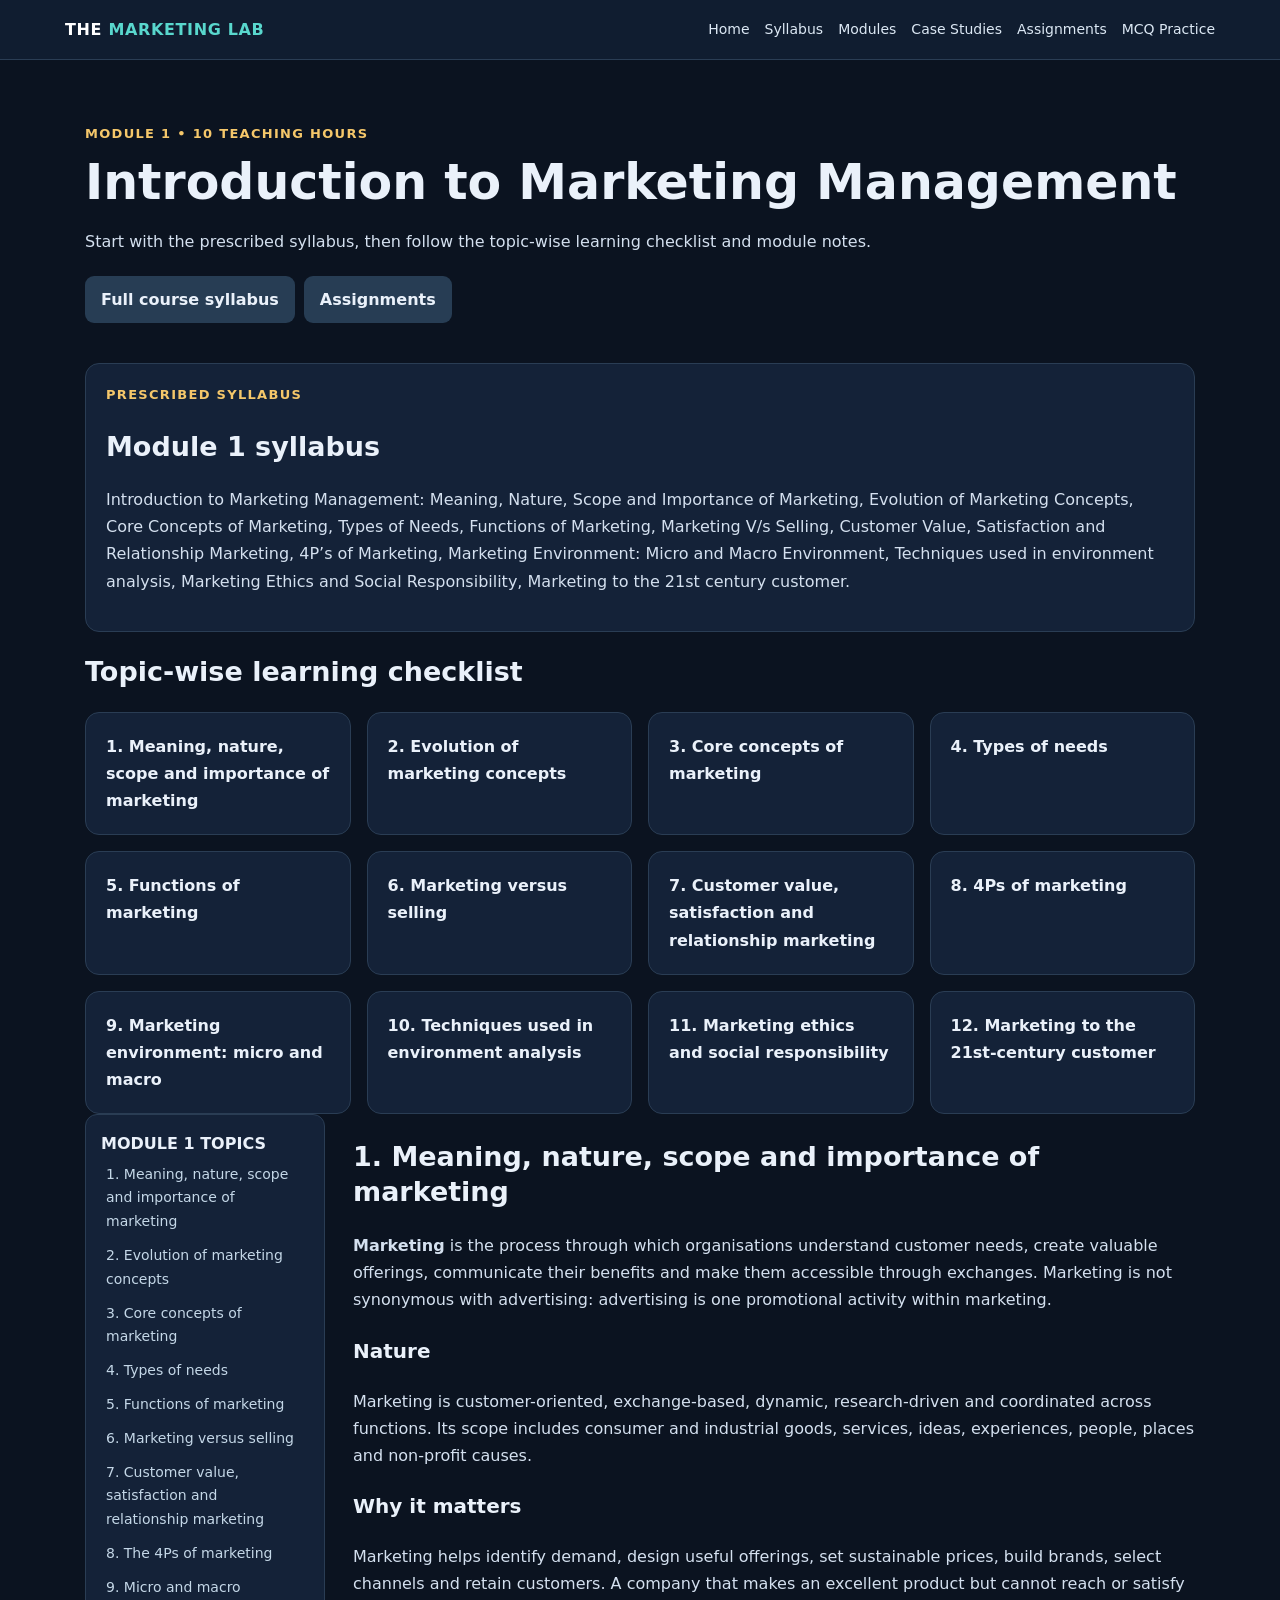
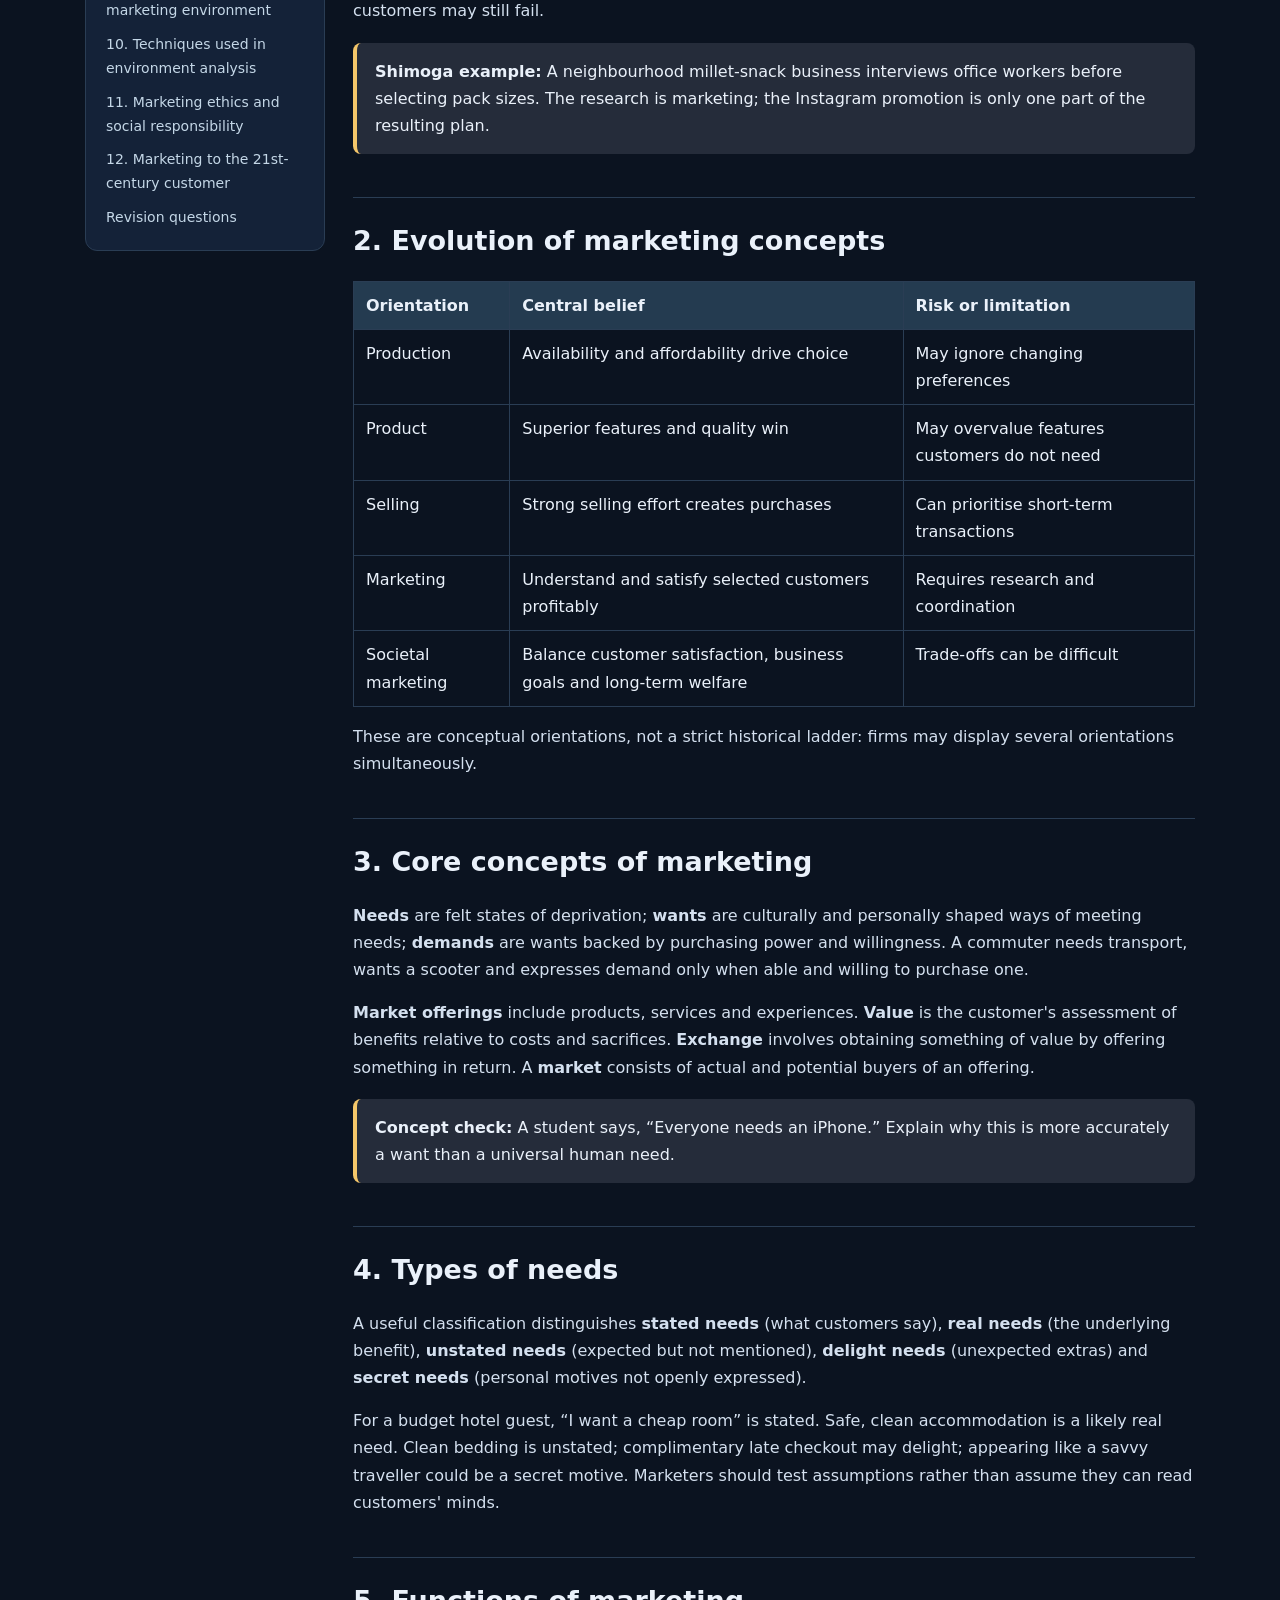
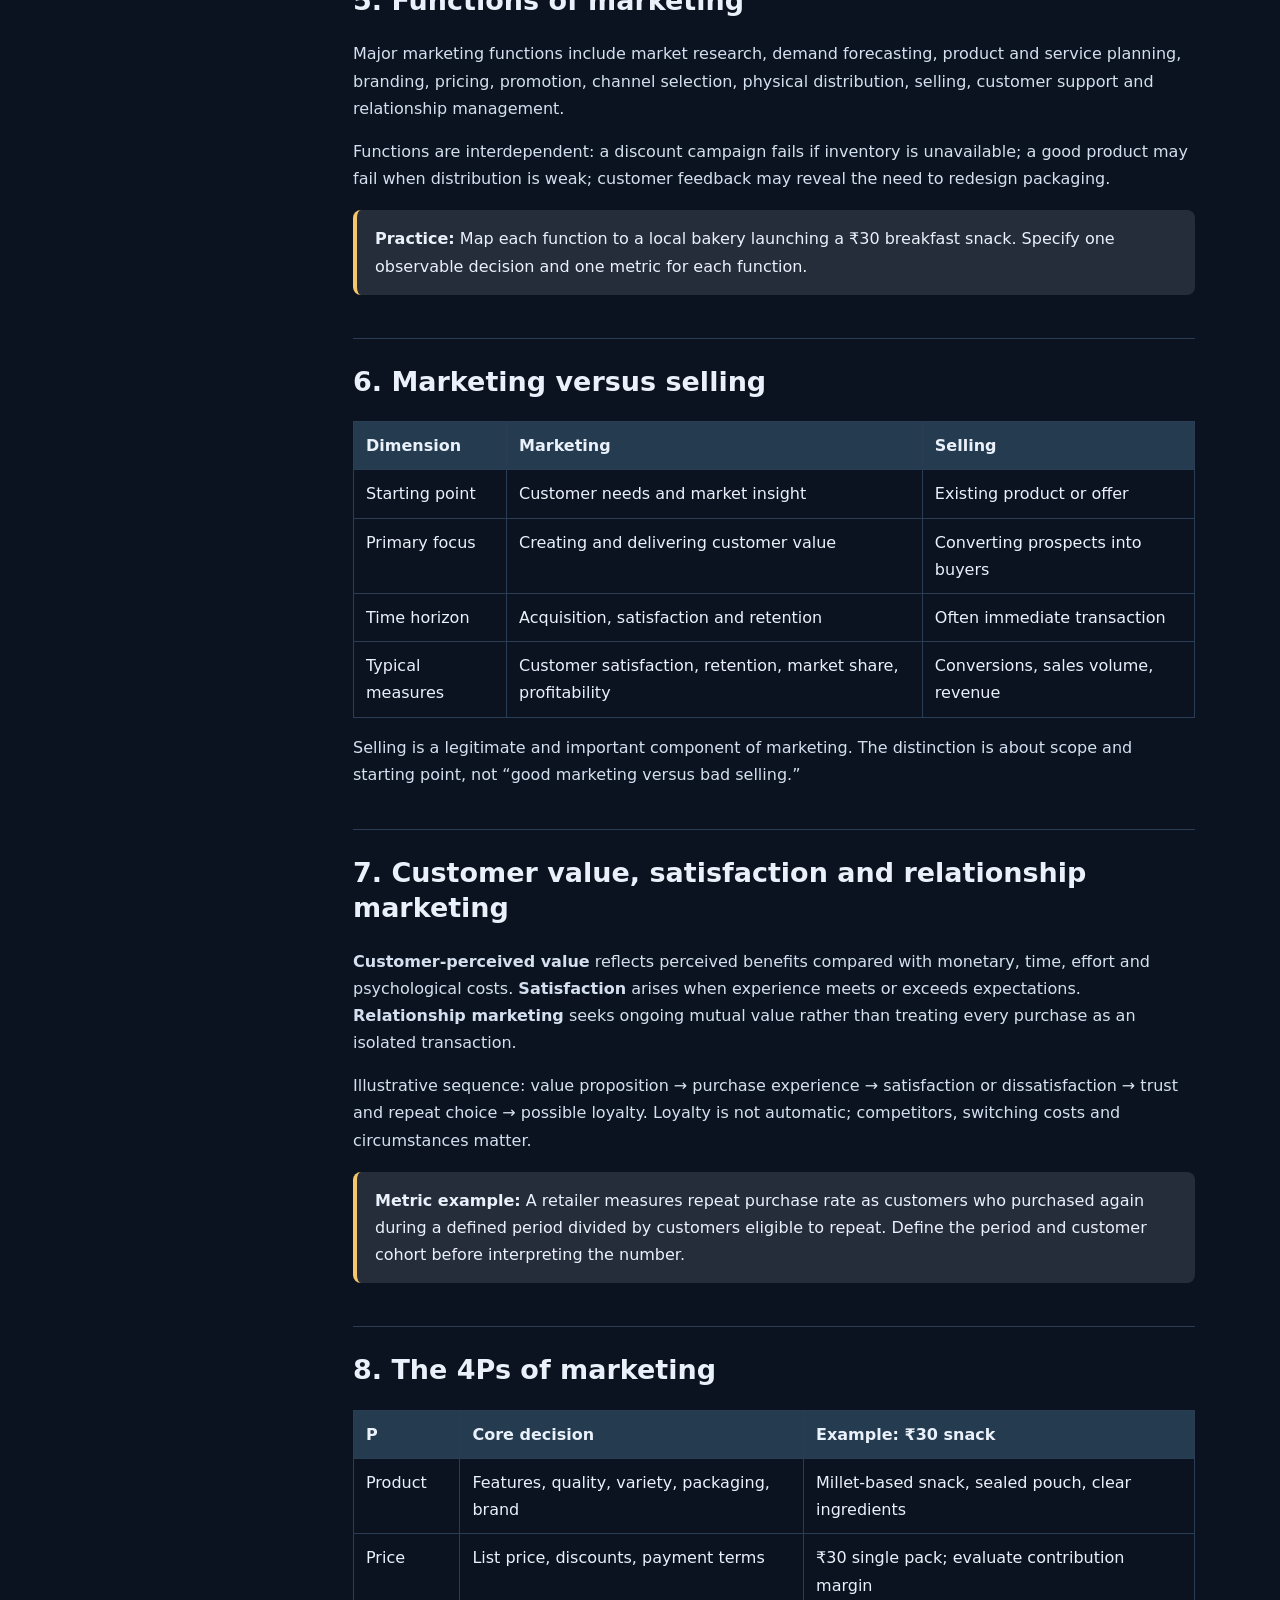
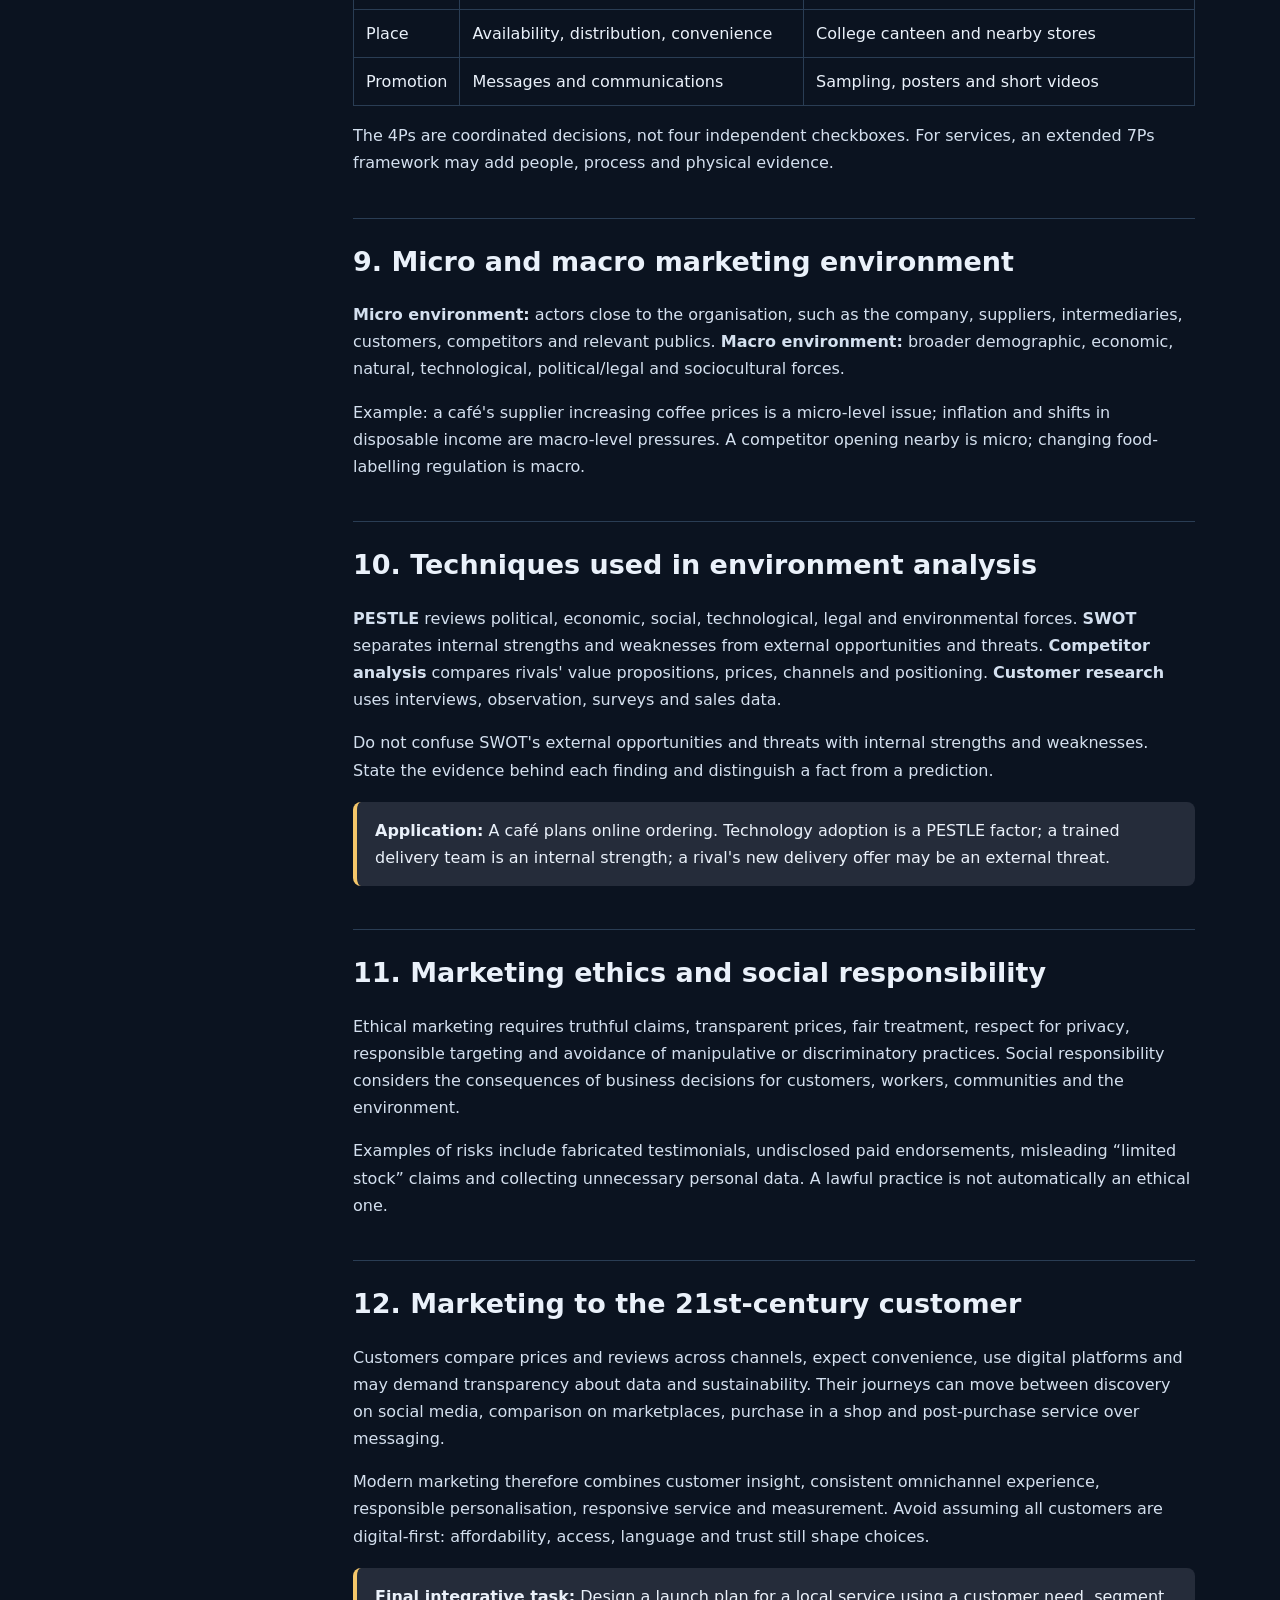
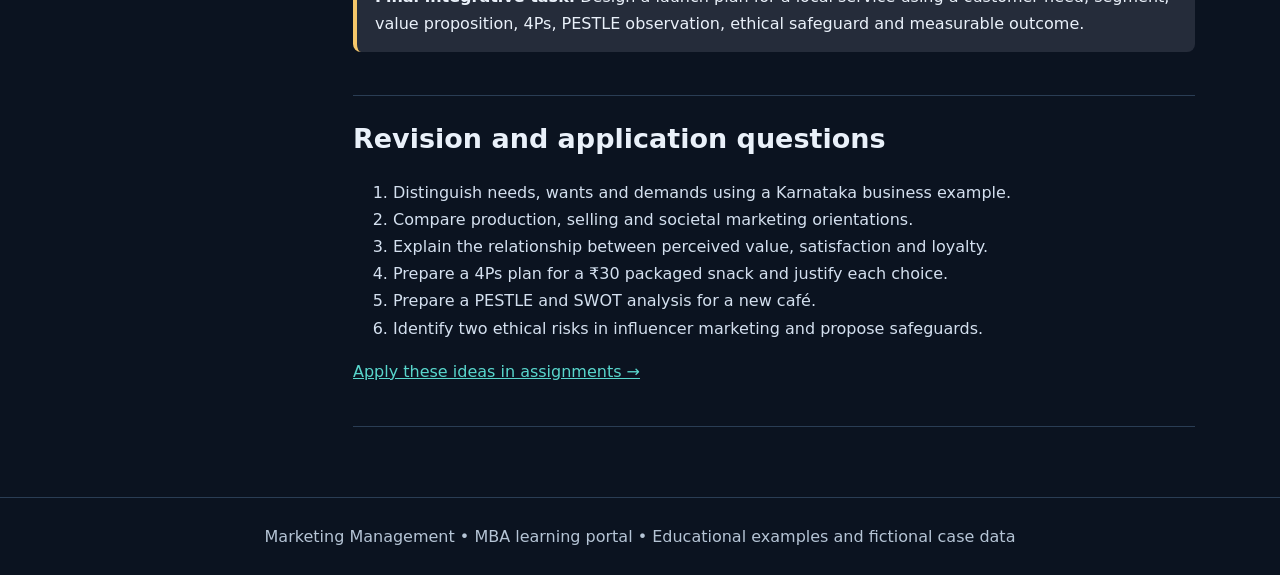
<file: modules/module-1.html>
<!doctype html><html lang="en"><head><meta charset="utf-8"><meta name="viewport" content="width=device-width,initial-scale=1"><meta name="description" content="VTU MBA Marketing Management learning portal"><title>Module 1: Introduction to Marketing Management | Marketing Lab</title><link rel="stylesheet" href="../assets/style.css"></head><body><header class="top"><a class="brand" href="../index.html">THE <span>MARKETING LAB</span></a><nav class="nav"><a href="../index.html">Home</a><a href="../syllabus.html">Syllabus</a><a href="../modules/module-1.html">Modules</a><a href="../cases.html">Case Studies</a><a href="../assignments.html">Assignments</a><a href="../quizzes.html">MCQ Practice</a></nav></header><main class="wrap"><section class="hero"><div class="eyebrow">Module 1 • 10 teaching hours</div><h1>Introduction to Marketing Management</h1><p>Start with the prescribed syllabus, then follow the topic-wise learning checklist and module notes.</p><a class="btn secondary" href="../syllabus.html#module-1">Full course syllabus</a><a class="btn secondary" href="../assignments.html">Assignments</a></section><section class="card"><div class="eyebrow">Prescribed syllabus</div><h2>Module 1 syllabus</h2><p>Introduction to Marketing Management: Meaning, Nature, Scope and Importance of Marketing, Evolution of Marketing Concepts, Core Concepts of Marketing, Types of Needs, Functions of Marketing, Marketing V/s Selling, Customer Value, Satisfaction and Relationship Marketing, 4P’s of Marketing, Marketing Environment: Micro and Macro Environment, Techniques used in environment analysis, Marketing Ethics and Social Responsibility, Marketing to the 21st century customer.</p></section><section><h2>Topic-wise learning checklist</h2><div class="grid"><div class="card"><strong>1. Meaning, nature, scope and importance of marketing</strong></div><div class="card"><strong>2. Evolution of marketing concepts</strong></div><div class="card"><strong>3. Core concepts of marketing</strong></div><div class="card"><strong>4. Types of needs</strong></div><div class="card"><strong>5. Functions of marketing</strong></div><div class="card"><strong>6. Marketing versus selling</strong></div><div class="card"><strong>7. Customer value, satisfaction and relationship marketing</strong></div><div class="card"><strong>8. 4Ps of marketing</strong></div><div class="card"><strong>9. Marketing environment: micro and macro</strong></div><div class="card"><strong>10. Techniques used in environment analysis</strong></div><div class="card"><strong>11. Marketing ethics and social responsibility</strong></div><div class="card"><strong>12. Marketing to the 21st-century customer</strong></div></div></section><div class="layout"><aside class="toc"><strong>MODULE 1 TOPICS</strong><a href="#topic-1">1. Meaning, nature, scope and importance of marketing</a><a href="#topic-2">2. Evolution of marketing concepts</a><a href="#topic-3">3. Core concepts of marketing</a><a href="#topic-4">4. Types of needs</a><a href="#topic-5">5. Functions of marketing</a><a href="#topic-6">6. Marketing versus selling</a><a href="#topic-7">7. Customer value, satisfaction and relationship marketing</a><a href="#topic-8">8. The 4Ps of marketing</a><a href="#topic-9">9. Micro and macro marketing environment</a><a href="#topic-10">10. Techniques used in environment analysis</a><a href="#topic-11">11. Marketing ethics and social responsibility</a><a href="#topic-12">12. Marketing to the 21st-century customer</a><a href="#review">Revision questions</a></aside><article class="lesson"><section id="topic-1"><h2>1. Meaning, nature, scope and importance of marketing</h2><p><strong>Marketing</strong> is the process through which organisations understand customer needs, create valuable offerings, communicate their benefits and make them accessible through exchanges. Marketing is not synonymous with advertising: advertising is one promotional activity within marketing.</p><h3>Nature</h3><p>Marketing is customer-oriented, exchange-based, dynamic, research-driven and coordinated across functions. Its scope includes consumer and industrial goods, services, ideas, experiences, people, places and non-profit causes.</p><h3>Why it matters</h3><p>Marketing helps identify demand, design useful offerings, set sustainable prices, build brands, select channels and retain customers. A company that makes an excellent product but cannot reach or satisfy customers may still fail.</p><div class="callout"><b>Shimoga example:</b> A neighbourhood millet-snack business interviews office workers before selecting pack sizes. The research is marketing; the Instagram promotion is only one part of the resulting plan.</div></section><section id="topic-2"><h2>2. Evolution of marketing concepts</h2><table><tr><th>Orientation</th><th>Central belief</th><th>Risk or limitation</th></tr><tr><td>Production</td><td>Availability and affordability drive choice</td><td>May ignore changing preferences</td></tr><tr><td>Product</td><td>Superior features and quality win</td><td>May overvalue features customers do not need</td></tr><tr><td>Selling</td><td>Strong selling effort creates purchases</td><td>Can prioritise short-term transactions</td></tr><tr><td>Marketing</td><td>Understand and satisfy selected customers profitably</td><td>Requires research and coordination</td></tr><tr><td>Societal marketing</td><td>Balance customer satisfaction, business goals and long-term welfare</td><td>Trade-offs can be difficult</td></tr></table><p>These are conceptual orientations, not a strict historical ladder: firms may display several orientations simultaneously.</p></section><section id="topic-3"><h2>3. Core concepts of marketing</h2><p><b>Needs</b> are felt states of deprivation; <b>wants</b> are culturally and personally shaped ways of meeting needs; <b>demands</b> are wants backed by purchasing power and willingness. A commuter needs transport, wants a scooter and expresses demand only when able and willing to purchase one.</p><p><b>Market offerings</b> include products, services and experiences. <b>Value</b> is the customer's assessment of benefits relative to costs and sacrifices. <b>Exchange</b> involves obtaining something of value by offering something in return. A <b>market</b> consists of actual and potential buyers of an offering.</p><div class="callout"><b>Concept check:</b> A student says, “Everyone needs an iPhone.” Explain why this is more accurately a want than a universal human need.</div></section><section id="topic-4"><h2>4. Types of needs</h2><p>A useful classification distinguishes <b>stated needs</b> (what customers say), <b>real needs</b> (the underlying benefit), <b>unstated needs</b> (expected but not mentioned), <b>delight needs</b> (unexpected extras) and <b>secret needs</b> (personal motives not openly expressed).</p><p>For a budget hotel guest, “I want a cheap room” is stated. Safe, clean accommodation is a likely real need. Clean bedding is unstated; complimentary late checkout may delight; appearing like a savvy traveller could be a secret motive. Marketers should test assumptions rather than assume they can read customers' minds.</p></section><section id="topic-5"><h2>5. Functions of marketing</h2><p>Major marketing functions include market research, demand forecasting, product and service planning, branding, pricing, promotion, channel selection, physical distribution, selling, customer support and relationship management.</p><p>Functions are interdependent: a discount campaign fails if inventory is unavailable; a good product may fail when distribution is weak; customer feedback may reveal the need to redesign packaging.</p><div class="callout"><b>Practice:</b> Map each function to a local bakery launching a ₹30 breakfast snack. Specify one observable decision and one metric for each function.</div></section><section id="topic-6"><h2>6. Marketing versus selling</h2><table><tr><th>Dimension</th><th>Marketing</th><th>Selling</th></tr><tr><td>Starting point</td><td>Customer needs and market insight</td><td>Existing product or offer</td></tr><tr><td>Primary focus</td><td>Creating and delivering customer value</td><td>Converting prospects into buyers</td></tr><tr><td>Time horizon</td><td>Acquisition, satisfaction and retention</td><td>Often immediate transaction</td></tr><tr><td>Typical measures</td><td>Customer satisfaction, retention, market share, profitability</td><td>Conversions, sales volume, revenue</td></tr></table><p>Selling is a legitimate and important component of marketing. The distinction is about scope and starting point, not “good marketing versus bad selling.”</p></section><section id="topic-7"><h2>7. Customer value, satisfaction and relationship marketing</h2><p><b>Customer-perceived value</b> reflects perceived benefits compared with monetary, time, effort and psychological costs. <b>Satisfaction</b> arises when experience meets or exceeds expectations. <b>Relationship marketing</b> seeks ongoing mutual value rather than treating every purchase as an isolated transaction.</p><p>Illustrative sequence: value proposition → purchase experience → satisfaction or dissatisfaction → trust and repeat choice → possible loyalty. Loyalty is not automatic; competitors, switching costs and circumstances matter.</p><div class="callout"><b>Metric example:</b> A retailer measures repeat purchase rate as customers who purchased again during a defined period divided by customers eligible to repeat. Define the period and customer cohort before interpreting the number.</div></section><section id="topic-8"><h2>8. The 4Ps of marketing</h2><table><tr><th>P</th><th>Core decision</th><th>Example: ₹30 snack</th></tr><tr><td>Product</td><td>Features, quality, variety, packaging, brand</td><td>Millet-based snack, sealed pouch, clear ingredients</td></tr><tr><td>Price</td><td>List price, discounts, payment terms</td><td>₹30 single pack; evaluate contribution margin</td></tr><tr><td>Place</td><td>Availability, distribution, convenience</td><td>College canteen and nearby stores</td></tr><tr><td>Promotion</td><td>Messages and communications</td><td>Sampling, posters and short videos</td></tr></table><p>The 4Ps are coordinated decisions, not four independent checkboxes. For services, an extended 7Ps framework may add people, process and physical evidence.</p></section><section id="topic-9"><h2>9. Micro and macro marketing environment</h2><p><b>Micro environment:</b> actors close to the organisation, such as the company, suppliers, intermediaries, customers, competitors and relevant publics. <b>Macro environment:</b> broader demographic, economic, natural, technological, political/legal and sociocultural forces.</p><p>Example: a café's supplier increasing coffee prices is a micro-level issue; inflation and shifts in disposable income are macro-level pressures. A competitor opening nearby is micro; changing food-labelling regulation is macro.</p></section><section id="topic-10"><h2>10. Techniques used in environment analysis</h2><p><b>PESTLE</b> reviews political, economic, social, technological, legal and environmental forces. <b>SWOT</b> separates internal strengths and weaknesses from external opportunities and threats. <b>Competitor analysis</b> compares rivals' value propositions, prices, channels and positioning. <b>Customer research</b> uses interviews, observation, surveys and sales data.</p><p>Do not confuse SWOT's external opportunities and threats with internal strengths and weaknesses. State the evidence behind each finding and distinguish a fact from a prediction.</p><div class="callout"><b>Application:</b> A café plans online ordering. Technology adoption is a PESTLE factor; a trained delivery team is an internal strength; a rival's new delivery offer may be an external threat.</div></section><section id="topic-11"><h2>11. Marketing ethics and social responsibility</h2><p>Ethical marketing requires truthful claims, transparent prices, fair treatment, respect for privacy, responsible targeting and avoidance of manipulative or discriminatory practices. Social responsibility considers the consequences of business decisions for customers, workers, communities and the environment.</p><p>Examples of risks include fabricated testimonials, undisclosed paid endorsements, misleading “limited stock” claims and collecting unnecessary personal data. A lawful practice is not automatically an ethical one.</p></section><section id="topic-12"><h2>12. Marketing to the 21st-century customer</h2><p>Customers compare prices and reviews across channels, expect convenience, use digital platforms and may demand transparency about data and sustainability. Their journeys can move between discovery on social media, comparison on marketplaces, purchase in a shop and post-purchase service over messaging.</p><p>Modern marketing therefore combines customer insight, consistent omnichannel experience, responsible personalisation, responsive service and measurement. Avoid assuming all customers are digital-first: affordability, access, language and trust still shape choices.</p><div class="callout"><b>Final integrative task:</b> Design a launch plan for a local service using a customer need, segment, value proposition, 4Ps, PESTLE observation, ethical safeguard and measurable outcome.</div></section><section id="review"><h2>Revision and application questions</h2><ol><li>Distinguish needs, wants and demands using a Karnataka business example.</li><li>Compare production, selling and societal marketing orientations.</li><li>Explain the relationship between perceived value, satisfaction and loyalty.</li><li>Prepare a 4Ps plan for a ₹30 packaged snack and justify each choice.</li><li>Prepare a PESTLE and SWOT analysis for a new café.</li><li>Identify two ethical risks in influencer marketing and propose safeguards.</li></ol><p><a href="../assignments.html">Apply these ideas in assignments →</a></p></section></article></div></main><footer>Marketing Management • MBA learning portal • Educational examples and fictional case data</footer></body></html>
</file>
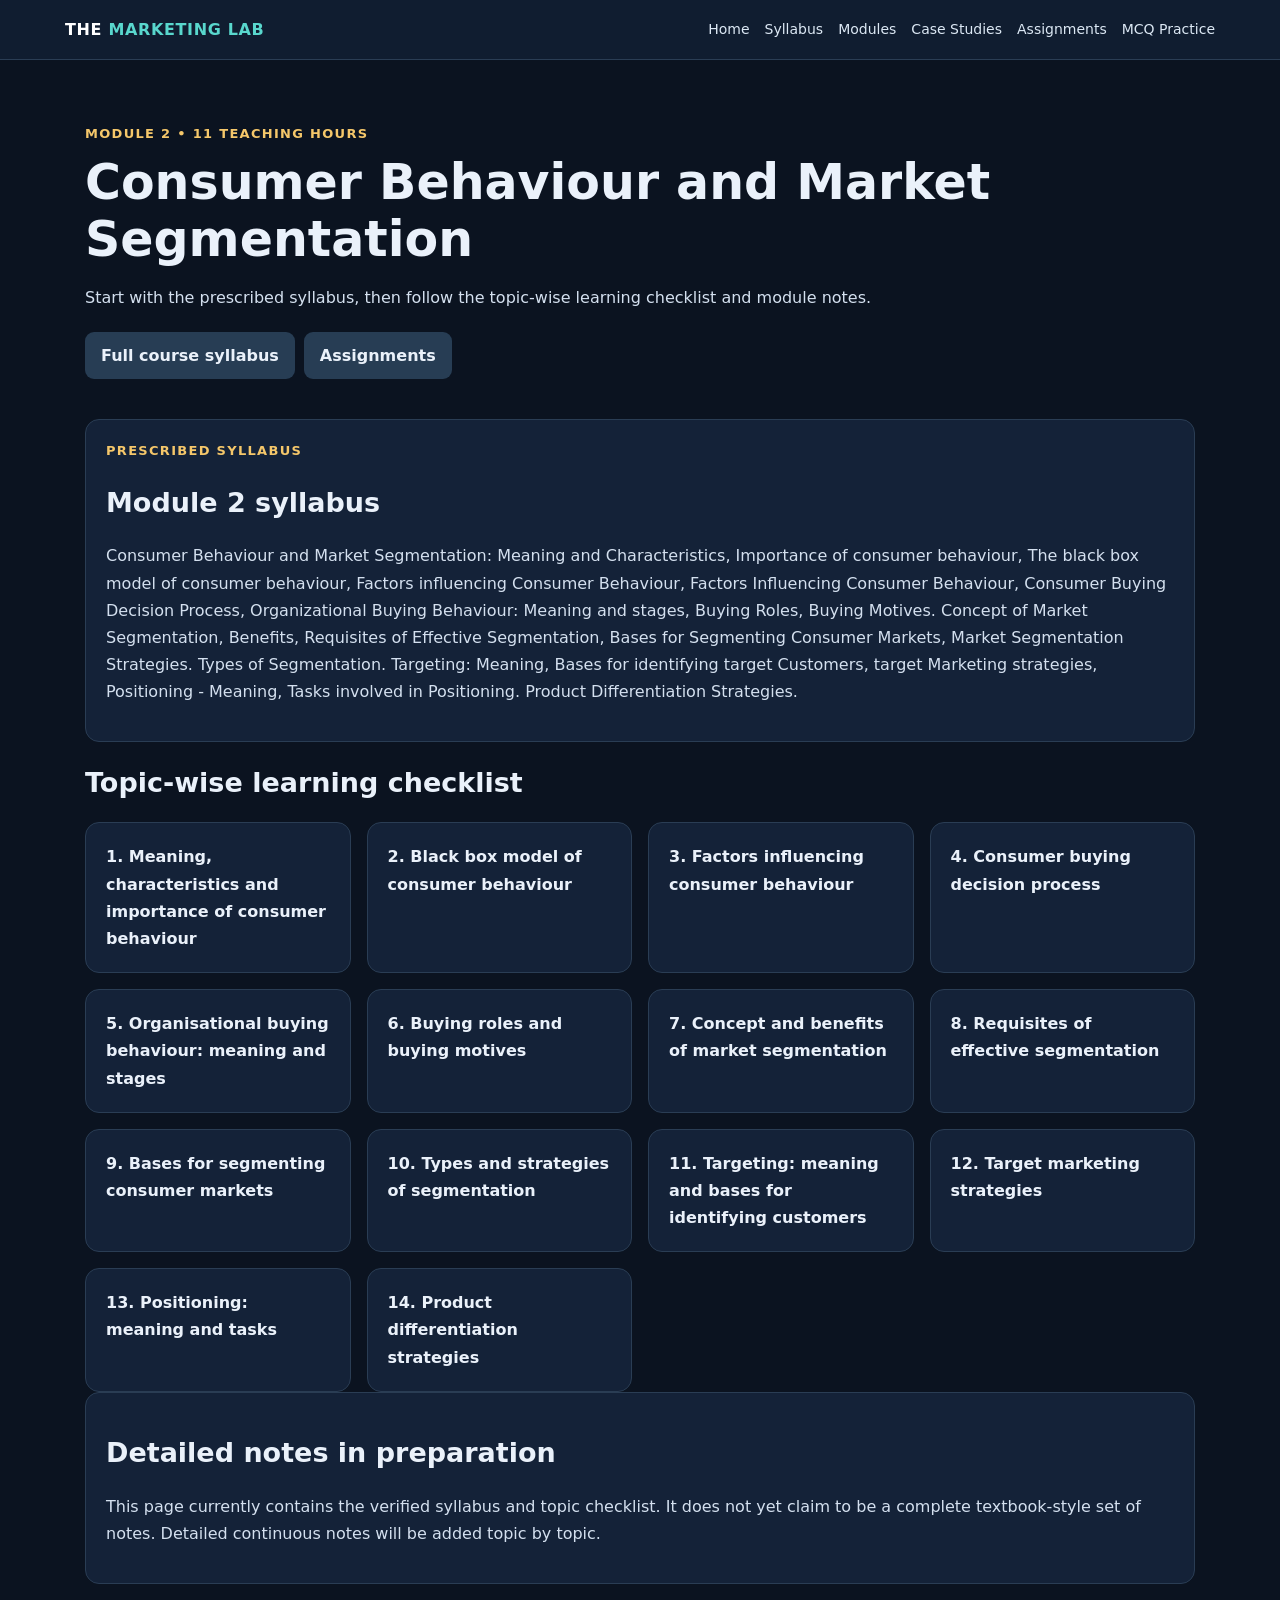
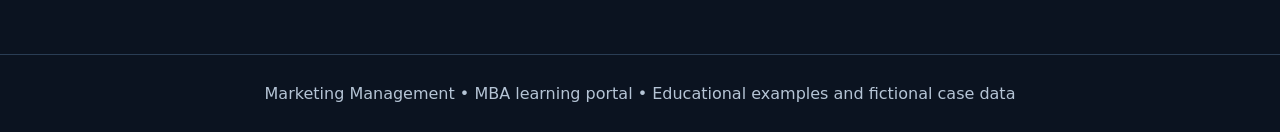
<file: modules/module-2.html>
<!doctype html><html lang="en"><head><meta charset="utf-8"><meta name="viewport" content="width=device-width,initial-scale=1"><meta name="description" content="VTU MBA Marketing Management learning portal"><title>Module 2: Consumer Behaviour and Market Segmentation | Marketing Lab</title><link rel="stylesheet" href="../assets/style.css"></head><body><header class="top"><a class="brand" href="../index.html">THE <span>MARKETING LAB</span></a><nav class="nav"><a href="../index.html">Home</a><a href="../syllabus.html">Syllabus</a><a href="../modules/module-1.html">Modules</a><a href="../cases.html">Case Studies</a><a href="../assignments.html">Assignments</a><a href="../quizzes.html">MCQ Practice</a></nav></header><main class="wrap"><section class="hero"><div class="eyebrow">Module 2 • 11 teaching hours</div><h1>Consumer Behaviour and Market Segmentation</h1><p>Start with the prescribed syllabus, then follow the topic-wise learning checklist and module notes.</p><a class="btn secondary" href="../syllabus.html#module-2">Full course syllabus</a><a class="btn secondary" href="../assignments.html">Assignments</a></section><section class="card"><div class="eyebrow">Prescribed syllabus</div><h2>Module 2 syllabus</h2><p>Consumer Behaviour and Market Segmentation: Meaning and Characteristics, Importance of consumer behaviour, The black box model of consumer behaviour, Factors influencing Consumer Behaviour, Factors Influencing Consumer Behaviour, Consumer Buying Decision Process, Organizational Buying Behaviour: Meaning and stages, Buying Roles, Buying Motives. Concept of Market Segmentation, Benefits, Requisites of Effective Segmentation, Bases for Segmenting Consumer Markets, Market Segmentation Strategies. Types of Segmentation. Targeting: Meaning, Bases for identifying target Customers, target Marketing strategies, Positioning - Meaning, Tasks involved in Positioning. Product Differentiation Strategies.</p></section><section><h2>Topic-wise learning checklist</h2><div class="grid"><div class="card"><strong>1. Meaning, characteristics and importance of consumer behaviour</strong></div><div class="card"><strong>2. Black box model of consumer behaviour</strong></div><div class="card"><strong>3. Factors influencing consumer behaviour</strong></div><div class="card"><strong>4. Consumer buying decision process</strong></div><div class="card"><strong>5. Organisational buying behaviour: meaning and stages</strong></div><div class="card"><strong>6. Buying roles and buying motives</strong></div><div class="card"><strong>7. Concept and benefits of market segmentation</strong></div><div class="card"><strong>8. Requisites of effective segmentation</strong></div><div class="card"><strong>9. Bases for segmenting consumer markets</strong></div><div class="card"><strong>10. Types and strategies of segmentation</strong></div><div class="card"><strong>11. Targeting: meaning and bases for identifying customers</strong></div><div class="card"><strong>12. Target marketing strategies</strong></div><div class="card"><strong>13. Positioning: meaning and tasks</strong></div><div class="card"><strong>14. Product differentiation strategies</strong></div></div></section><section class="notice"><h2>Detailed notes in preparation</h2><p>This page currently contains the verified syllabus and topic checklist. It does not yet claim to be a complete textbook-style set of notes. Detailed continuous notes will be added topic by topic.</p></section></main><footer>Marketing Management • MBA learning portal • Educational examples and fictional case data</footer></body></html>
</file>
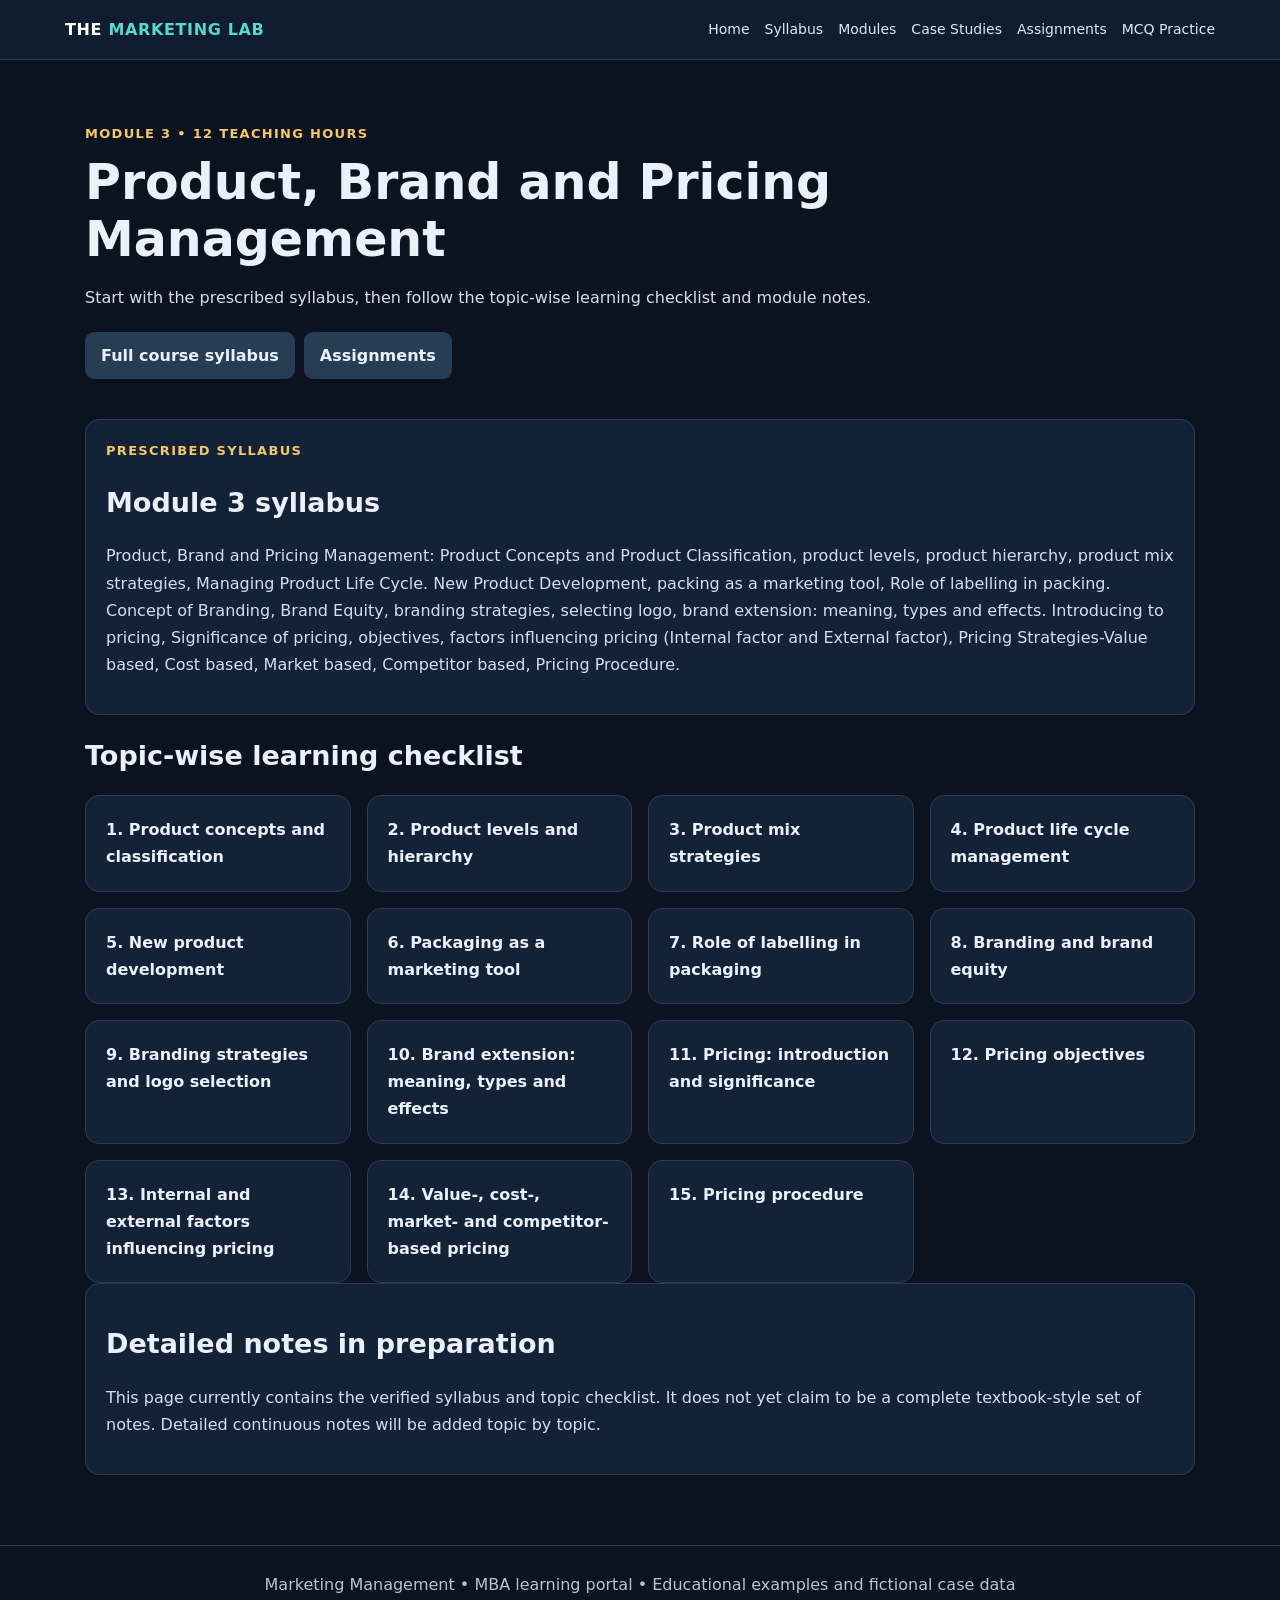
<file: modules/module-3.html>
<!doctype html><html lang="en"><head><meta charset="utf-8"><meta name="viewport" content="width=device-width,initial-scale=1"><meta name="description" content="VTU MBA Marketing Management learning portal"><title>Module 3: Product, Brand and Pricing Management | Marketing Lab</title><link rel="stylesheet" href="../assets/style.css"></head><body><header class="top"><a class="brand" href="../index.html">THE <span>MARKETING LAB</span></a><nav class="nav"><a href="../index.html">Home</a><a href="../syllabus.html">Syllabus</a><a href="../modules/module-1.html">Modules</a><a href="../cases.html">Case Studies</a><a href="../assignments.html">Assignments</a><a href="../quizzes.html">MCQ Practice</a></nav></header><main class="wrap"><section class="hero"><div class="eyebrow">Module 3 • 12 teaching hours</div><h1>Product, Brand and Pricing Management</h1><p>Start with the prescribed syllabus, then follow the topic-wise learning checklist and module notes.</p><a class="btn secondary" href="../syllabus.html#module-3">Full course syllabus</a><a class="btn secondary" href="../assignments.html">Assignments</a></section><section class="card"><div class="eyebrow">Prescribed syllabus</div><h2>Module 3 syllabus</h2><p>Product, Brand and Pricing Management: Product Concepts and Product Classification, product levels, product hierarchy, product mix strategies, Managing Product Life Cycle. New Product Development, packing as a marketing tool, Role of labelling in packing. Concept of Branding, Brand Equity, branding strategies, selecting logo, brand extension: meaning, types and effects. Introducing to pricing, Significance of pricing, objectives, factors influencing pricing (Internal factor and External factor), Pricing Strategies-Value based, Cost based, Market based, Competitor based, Pricing Procedure.</p></section><section><h2>Topic-wise learning checklist</h2><div class="grid"><div class="card"><strong>1. Product concepts and classification</strong></div><div class="card"><strong>2. Product levels and hierarchy</strong></div><div class="card"><strong>3. Product mix strategies</strong></div><div class="card"><strong>4. Product life cycle management</strong></div><div class="card"><strong>5. New product development</strong></div><div class="card"><strong>6. Packaging as a marketing tool</strong></div><div class="card"><strong>7. Role of labelling in packaging</strong></div><div class="card"><strong>8. Branding and brand equity</strong></div><div class="card"><strong>9. Branding strategies and logo selection</strong></div><div class="card"><strong>10. Brand extension: meaning, types and effects</strong></div><div class="card"><strong>11. Pricing: introduction and significance</strong></div><div class="card"><strong>12. Pricing objectives</strong></div><div class="card"><strong>13. Internal and external factors influencing pricing</strong></div><div class="card"><strong>14. Value-, cost-, market- and competitor-based pricing</strong></div><div class="card"><strong>15. Pricing procedure</strong></div></div></section><section class="notice"><h2>Detailed notes in preparation</h2><p>This page currently contains the verified syllabus and topic checklist. It does not yet claim to be a complete textbook-style set of notes. Detailed continuous notes will be added topic by topic.</p></section></main><footer>Marketing Management • MBA learning portal • Educational examples and fictional case data</footer></body></html>
</file>
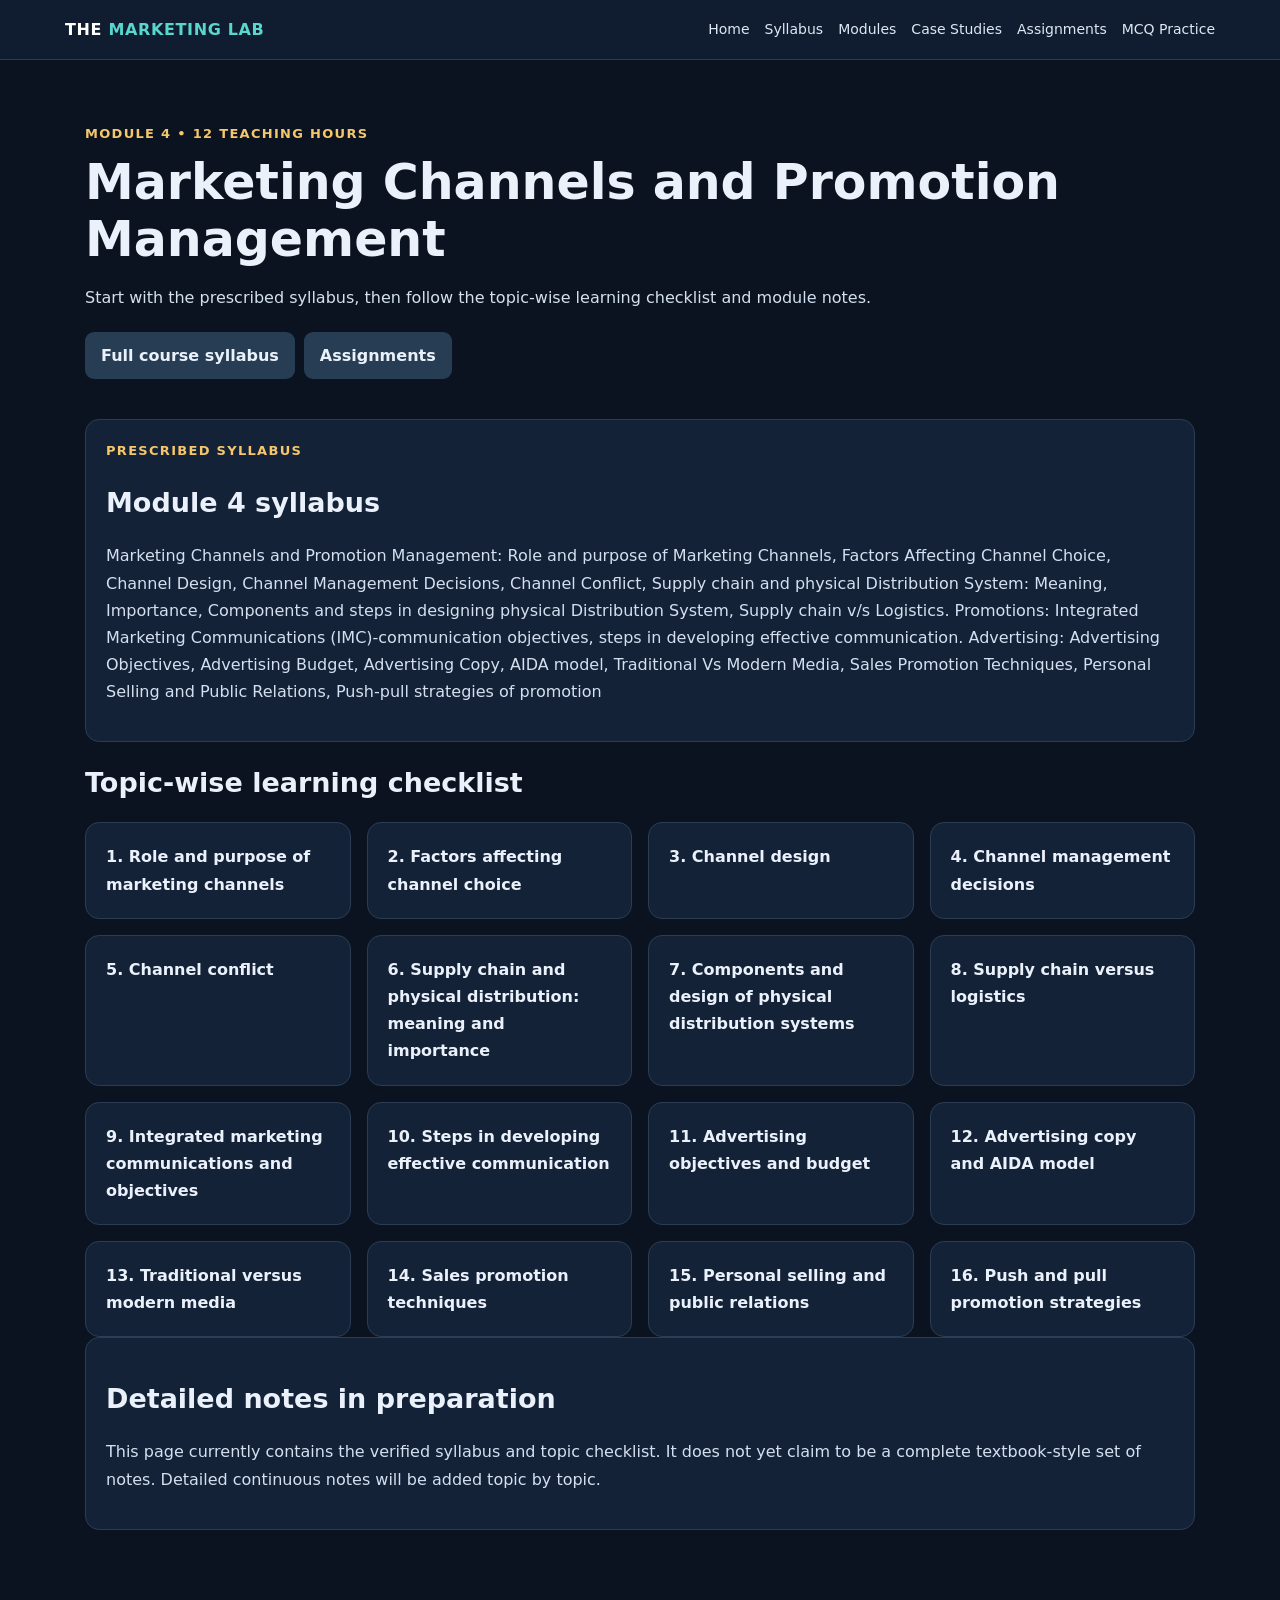
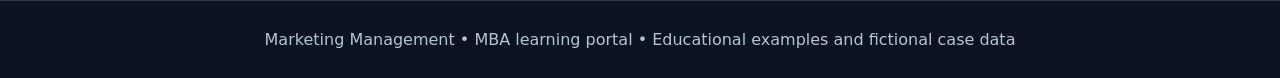
<file: modules/module-4.html>
<!doctype html><html lang="en"><head><meta charset="utf-8"><meta name="viewport" content="width=device-width,initial-scale=1"><meta name="description" content="VTU MBA Marketing Management learning portal"><title>Module 4: Marketing Channels and Promotion Management | Marketing Lab</title><link rel="stylesheet" href="../assets/style.css"></head><body><header class="top"><a class="brand" href="../index.html">THE <span>MARKETING LAB</span></a><nav class="nav"><a href="../index.html">Home</a><a href="../syllabus.html">Syllabus</a><a href="../modules/module-1.html">Modules</a><a href="../cases.html">Case Studies</a><a href="../assignments.html">Assignments</a><a href="../quizzes.html">MCQ Practice</a></nav></header><main class="wrap"><section class="hero"><div class="eyebrow">Module 4 • 12 teaching hours</div><h1>Marketing Channels and Promotion Management</h1><p>Start with the prescribed syllabus, then follow the topic-wise learning checklist and module notes.</p><a class="btn secondary" href="../syllabus.html#module-4">Full course syllabus</a><a class="btn secondary" href="../assignments.html">Assignments</a></section><section class="card"><div class="eyebrow">Prescribed syllabus</div><h2>Module 4 syllabus</h2><p>Marketing Channels and Promotion Management: Role and purpose of Marketing Channels, Factors Affecting Channel Choice, Channel Design, Channel Management Decisions, Channel Conflict, Supply chain and physical Distribution System: Meaning, Importance, Components and steps in designing physical Distribution System, Supply chain v/s Logistics. Promotions: Integrated Marketing Communications (IMC)-communication objectives, steps in developing effective communication. Advertising: Advertising Objectives, Advertising Budget, Advertising Copy, AIDA model, Traditional Vs Modern Media, Sales Promotion Techniques, Personal Selling and Public Relations, Push-pull strategies of promotion</p></section><section><h2>Topic-wise learning checklist</h2><div class="grid"><div class="card"><strong>1. Role and purpose of marketing channels</strong></div><div class="card"><strong>2. Factors affecting channel choice</strong></div><div class="card"><strong>3. Channel design</strong></div><div class="card"><strong>4. Channel management decisions</strong></div><div class="card"><strong>5. Channel conflict</strong></div><div class="card"><strong>6. Supply chain and physical distribution: meaning and importance</strong></div><div class="card"><strong>7. Components and design of physical distribution systems</strong></div><div class="card"><strong>8. Supply chain versus logistics</strong></div><div class="card"><strong>9. Integrated marketing communications and objectives</strong></div><div class="card"><strong>10. Steps in developing effective communication</strong></div><div class="card"><strong>11. Advertising objectives and budget</strong></div><div class="card"><strong>12. Advertising copy and AIDA model</strong></div><div class="card"><strong>13. Traditional versus modern media</strong></div><div class="card"><strong>14. Sales promotion techniques</strong></div><div class="card"><strong>15. Personal selling and public relations</strong></div><div class="card"><strong>16. Push and pull promotion strategies</strong></div></div></section><section class="notice"><h2>Detailed notes in preparation</h2><p>This page currently contains the verified syllabus and topic checklist. It does not yet claim to be a complete textbook-style set of notes. Detailed continuous notes will be added topic by topic.</p></section></main><footer>Marketing Management • MBA learning portal • Educational examples and fictional case data</footer></body></html>
</file>
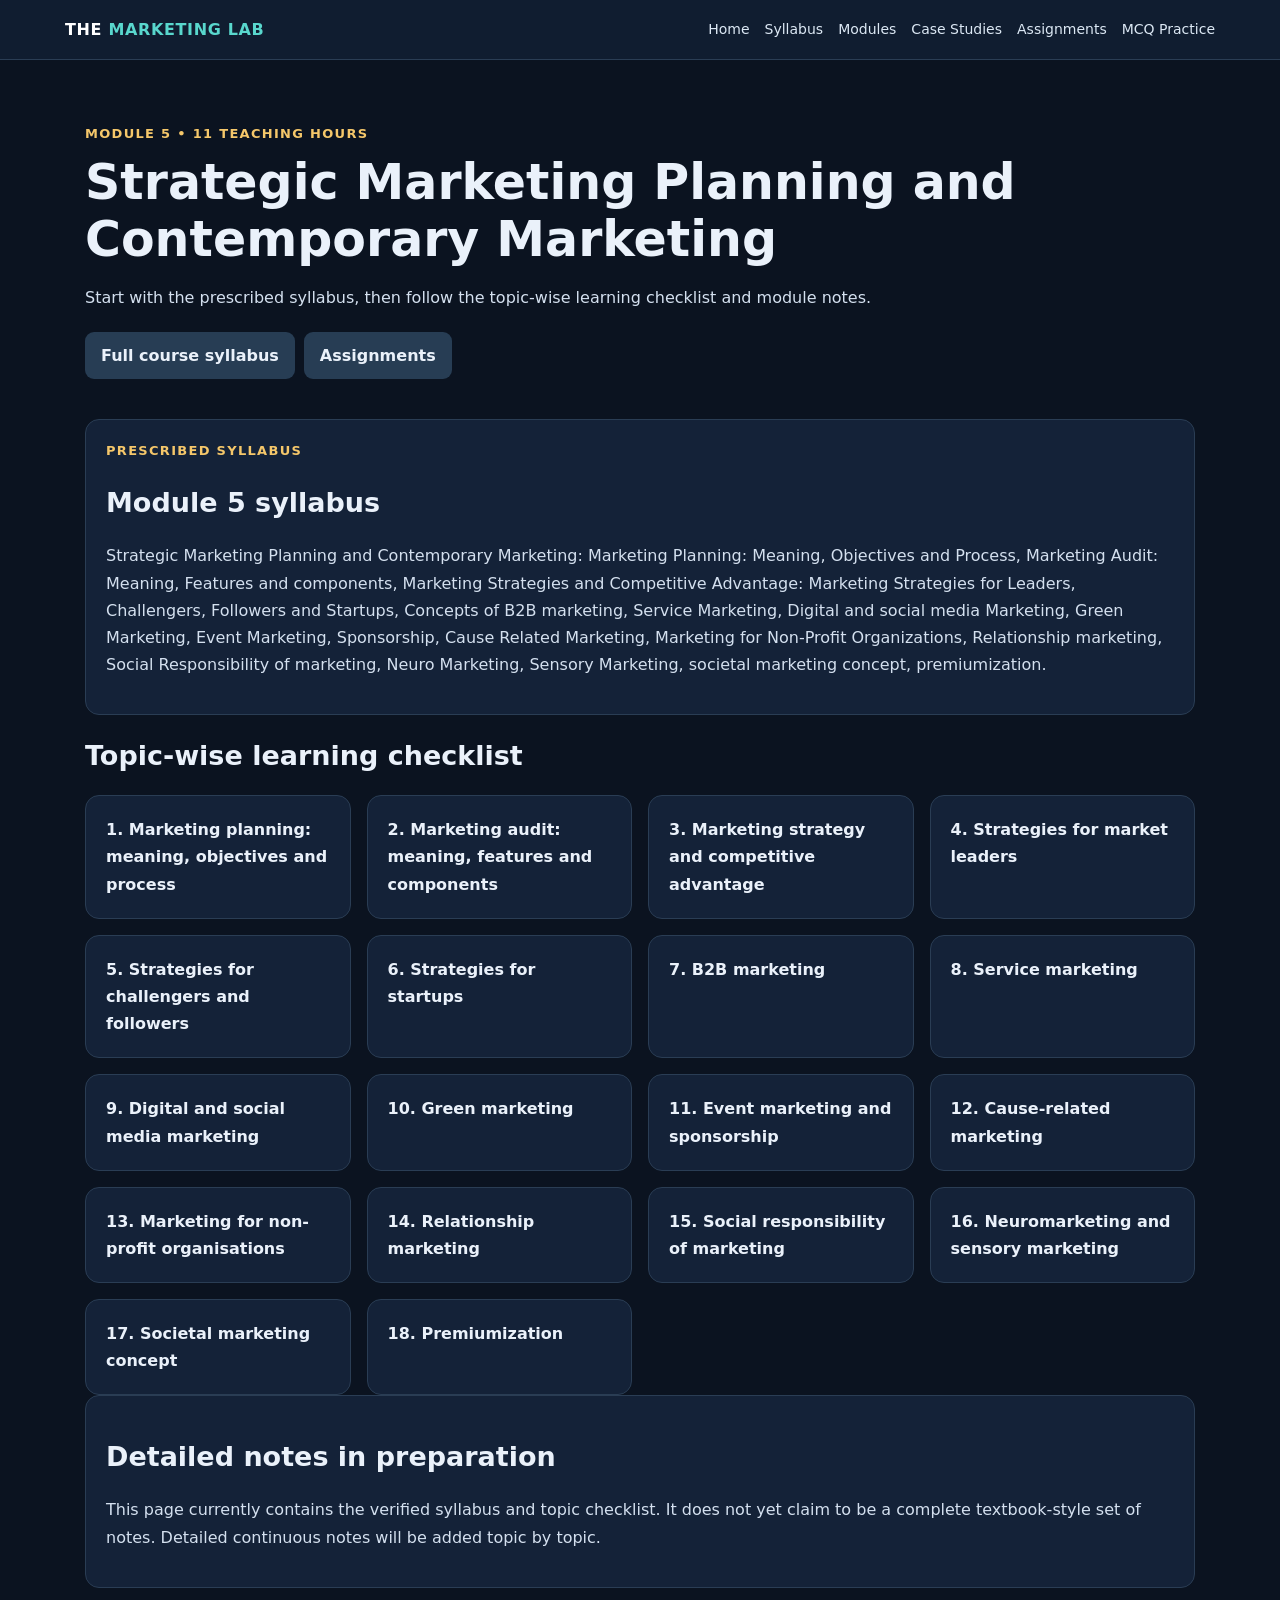
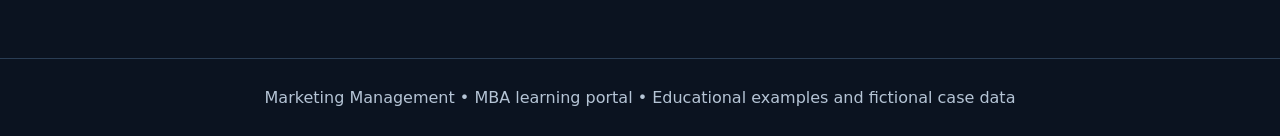
<file: modules/module-5.html>
<!doctype html><html lang="en"><head><meta charset="utf-8"><meta name="viewport" content="width=device-width,initial-scale=1"><meta name="description" content="VTU MBA Marketing Management learning portal"><title>Module 5: Strategic Marketing Planning and Contemporary Marketing | Marketing Lab</title><link rel="stylesheet" href="../assets/style.css"></head><body><header class="top"><a class="brand" href="../index.html">THE <span>MARKETING LAB</span></a><nav class="nav"><a href="../index.html">Home</a><a href="../syllabus.html">Syllabus</a><a href="../modules/module-1.html">Modules</a><a href="../cases.html">Case Studies</a><a href="../assignments.html">Assignments</a><a href="../quizzes.html">MCQ Practice</a></nav></header><main class="wrap"><section class="hero"><div class="eyebrow">Module 5 • 11 teaching hours</div><h1>Strategic Marketing Planning and Contemporary Marketing</h1><p>Start with the prescribed syllabus, then follow the topic-wise learning checklist and module notes.</p><a class="btn secondary" href="../syllabus.html#module-5">Full course syllabus</a><a class="btn secondary" href="../assignments.html">Assignments</a></section><section class="card"><div class="eyebrow">Prescribed syllabus</div><h2>Module 5 syllabus</h2><p>Strategic Marketing Planning and Contemporary Marketing: Marketing Planning: Meaning, Objectives and Process, Marketing Audit: Meaning, Features and components, Marketing Strategies and Competitive Advantage: Marketing Strategies for Leaders, Challengers, Followers and Startups, Concepts of B2B marketing, Service Marketing, Digital and social media Marketing, Green Marketing, Event Marketing, Sponsorship, Cause Related Marketing, Marketing for Non-Profit Organizations, Relationship marketing, Social Responsibility of marketing, Neuro Marketing, Sensory Marketing, societal marketing concept, premiumization.</p></section><section><h2>Topic-wise learning checklist</h2><div class="grid"><div class="card"><strong>1. Marketing planning: meaning, objectives and process</strong></div><div class="card"><strong>2. Marketing audit: meaning, features and components</strong></div><div class="card"><strong>3. Marketing strategy and competitive advantage</strong></div><div class="card"><strong>4. Strategies for market leaders</strong></div><div class="card"><strong>5. Strategies for challengers and followers</strong></div><div class="card"><strong>6. Strategies for startups</strong></div><div class="card"><strong>7. B2B marketing</strong></div><div class="card"><strong>8. Service marketing</strong></div><div class="card"><strong>9. Digital and social media marketing</strong></div><div class="card"><strong>10. Green marketing</strong></div><div class="card"><strong>11. Event marketing and sponsorship</strong></div><div class="card"><strong>12. Cause-related marketing</strong></div><div class="card"><strong>13. Marketing for non-profit organisations</strong></div><div class="card"><strong>14. Relationship marketing</strong></div><div class="card"><strong>15. Social responsibility of marketing</strong></div><div class="card"><strong>16. Neuromarketing and sensory marketing</strong></div><div class="card"><strong>17. Societal marketing concept</strong></div><div class="card"><strong>18. Premiumization</strong></div></div></section><section class="notice"><h2>Detailed notes in preparation</h2><p>This page currently contains the verified syllabus and topic checklist. It does not yet claim to be a complete textbook-style set of notes. Detailed continuous notes will be added topic by topic.</p></section></main><footer>Marketing Management • MBA learning portal • Educational examples and fictional case data</footer></body></html>
</file>
<file: assets/style.css>
:root{--bg:#0b1320;--panel:#142238;--line:#2a3d54;--text:#eaf1fa;--muted:#b5c4d5;--accent:#59d7cd;--gold:#f5c76a}*{box-sizing:border-box}html{scroll-behavior:smooth}body{margin:0;background:var(--bg);color:var(--text);font:16px/1.7 system-ui,-apple-system,Segoe UI,Arial,sans-serif}a{color:var(--accent)}a:hover{text-decoration:underline}.top{background:#101d30;border-bottom:1px solid var(--line);padding:16px max(20px,calc((100vw - 1150px)/2));display:flex;align-items:center;justify-content:space-between;gap:20px;flex-wrap:wrap}.brand{font-weight:900;letter-spacing:.04em;text-decoration:none;color:white}.brand span{color:var(--accent)}.nav{display:flex;flex-wrap:wrap;gap:15px}.nav a{color:#dce8f4;text-decoration:none;font-size:14px}.wrap{max-width:1150px;margin:auto;padding:28px 20px 70px}.hero{padding:35px 0}.eyebrow{color:var(--gold);font-weight:700;font-size:13px;letter-spacing:.1em;text-transform:uppercase}h1{font-size:clamp(31px,4vw,49px);line-height:1.15;margin:10px 0 15px}h2{font-size:27px;line-height:1.3}h3{font-size:20px}p,li{color:#d4e0ef}.muted{color:var(--muted)}.grid{display:grid;grid-template-columns:repeat(auto-fit,minmax(255px,1fr));gap:16px}.card,.notice{border:1px solid var(--line);background:var(--panel);border-radius:14px;padding:20px}.card h3{margin-top:0}.btn{display:inline-block;padding:10px 16px;background:var(--accent);color:#071b21;border-radius:9px;text-decoration:none;font-weight:800;margin:5px 9px 5px 0}.btn.secondary{background:#273d54;color:var(--text)}.layout{display:grid;grid-template-columns:240px minmax(0,1fr);gap:28px;align-items:start}.toc{position:sticky;top:15px;max-height:95vh;overflow:auto;border:1px solid var(--line);border-radius:12px;padding:15px;background:var(--panel)}.toc a{display:block;padding:5px;color:#c4d7e7;text-decoration:none;font-size:14px}.lesson section{padding:25px 0;border-bottom:1px solid var(--line);scroll-margin-top:20px}.lesson section h2{margin-top:0}.callout{border-left:4px solid var(--gold);background:#252c3a;padding:15px 18px;border-radius:8px;margin:18px 0}.checklist li{margin:5px 0}table{border-collapse:collapse;width:100%;display:block;overflow-x:auto}th,td{border:1px solid var(--line);padding:10px 12px;text-align:left;vertical-align:top}th{background:#243b50}footer{border-top:1px solid var(--line);padding:25px;text-align:center;color:var(--muted)}@media(max-width:800px){.layout{grid-template-columns:1fr}.toc{position:static;max-height:none}}
</file>
